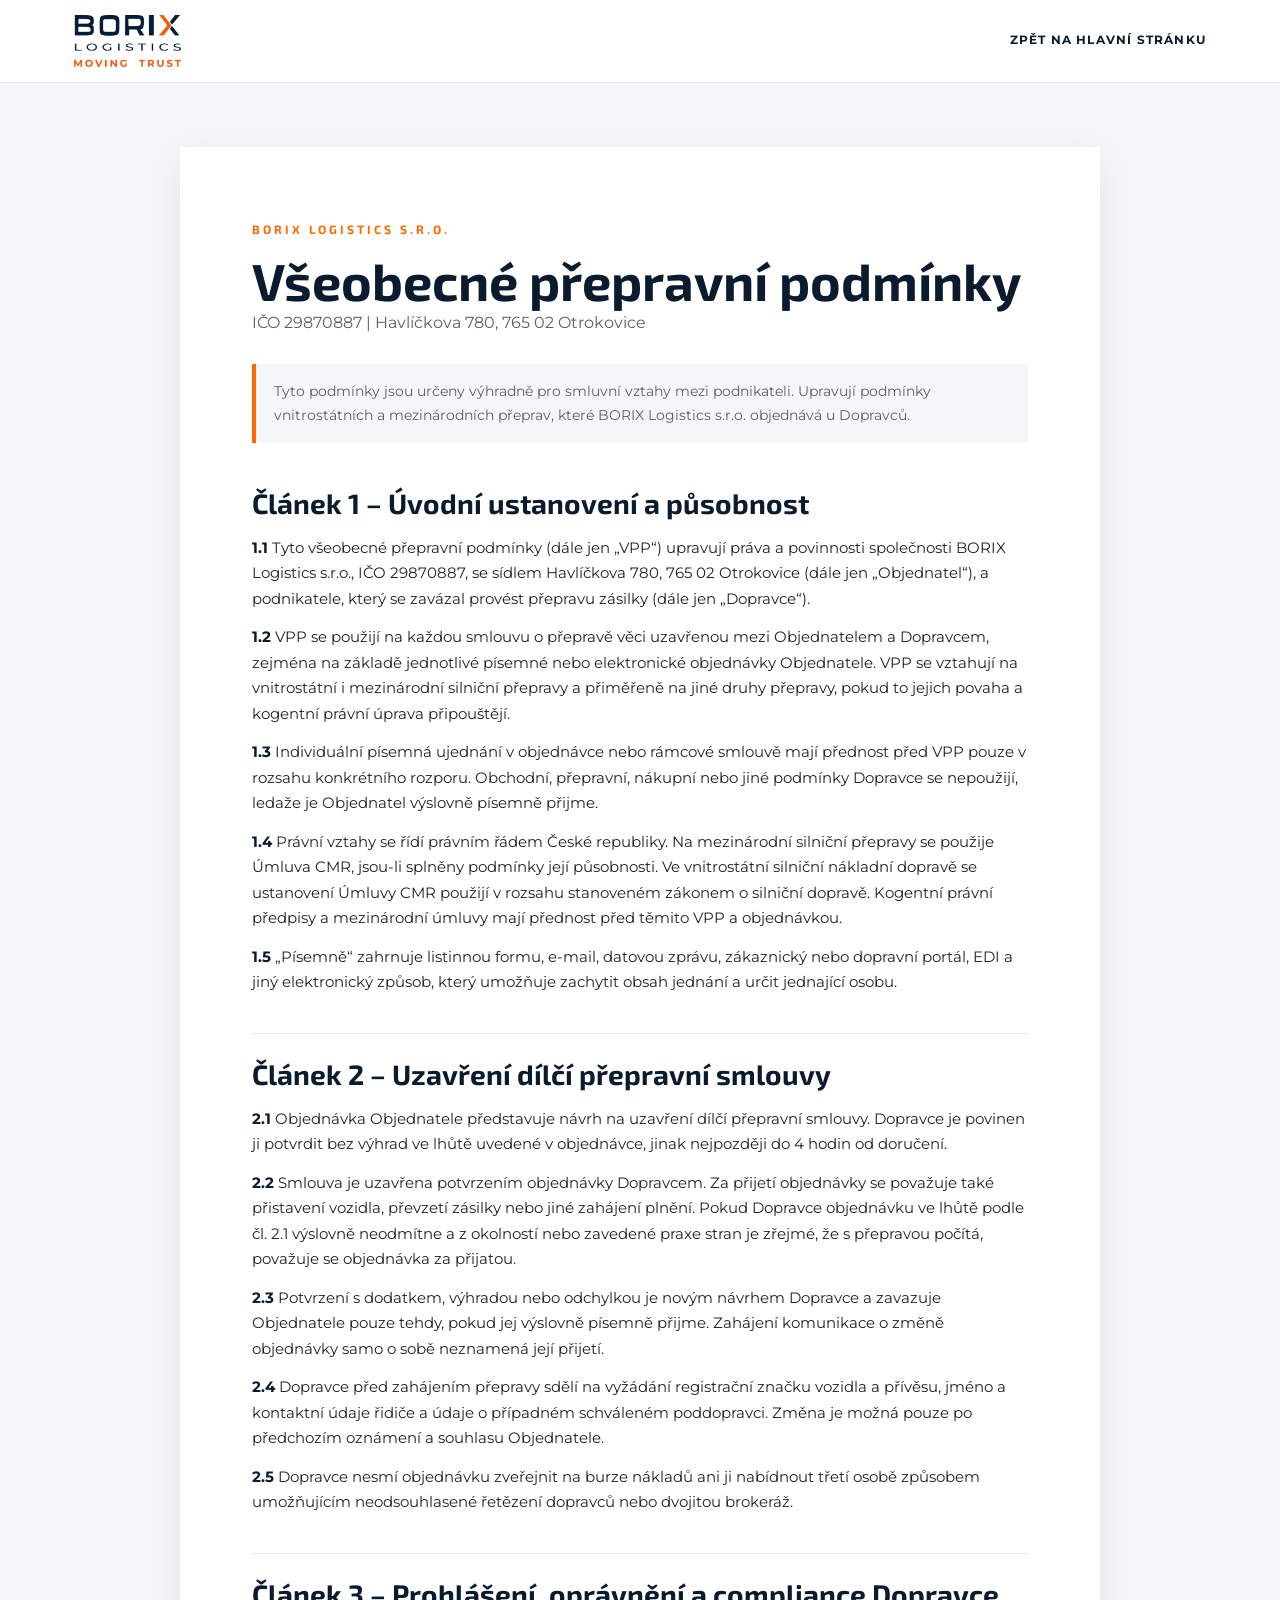
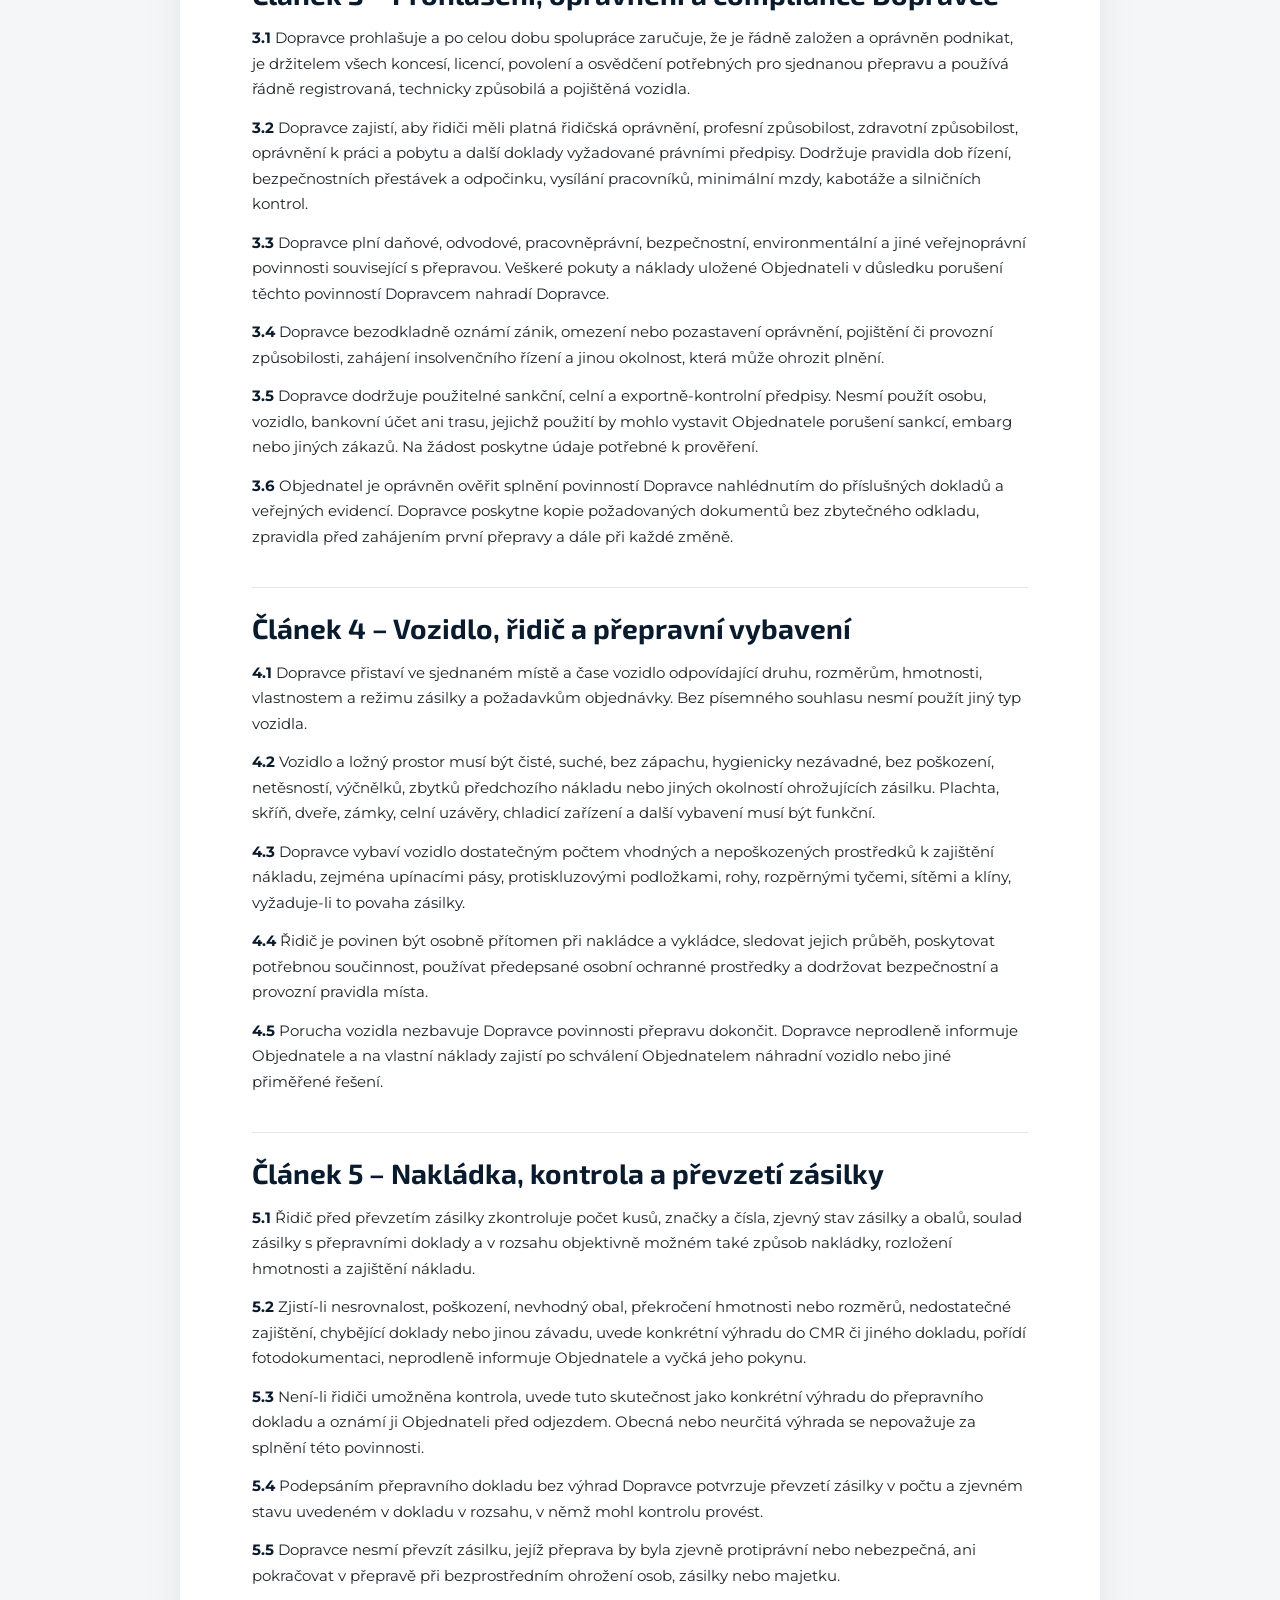
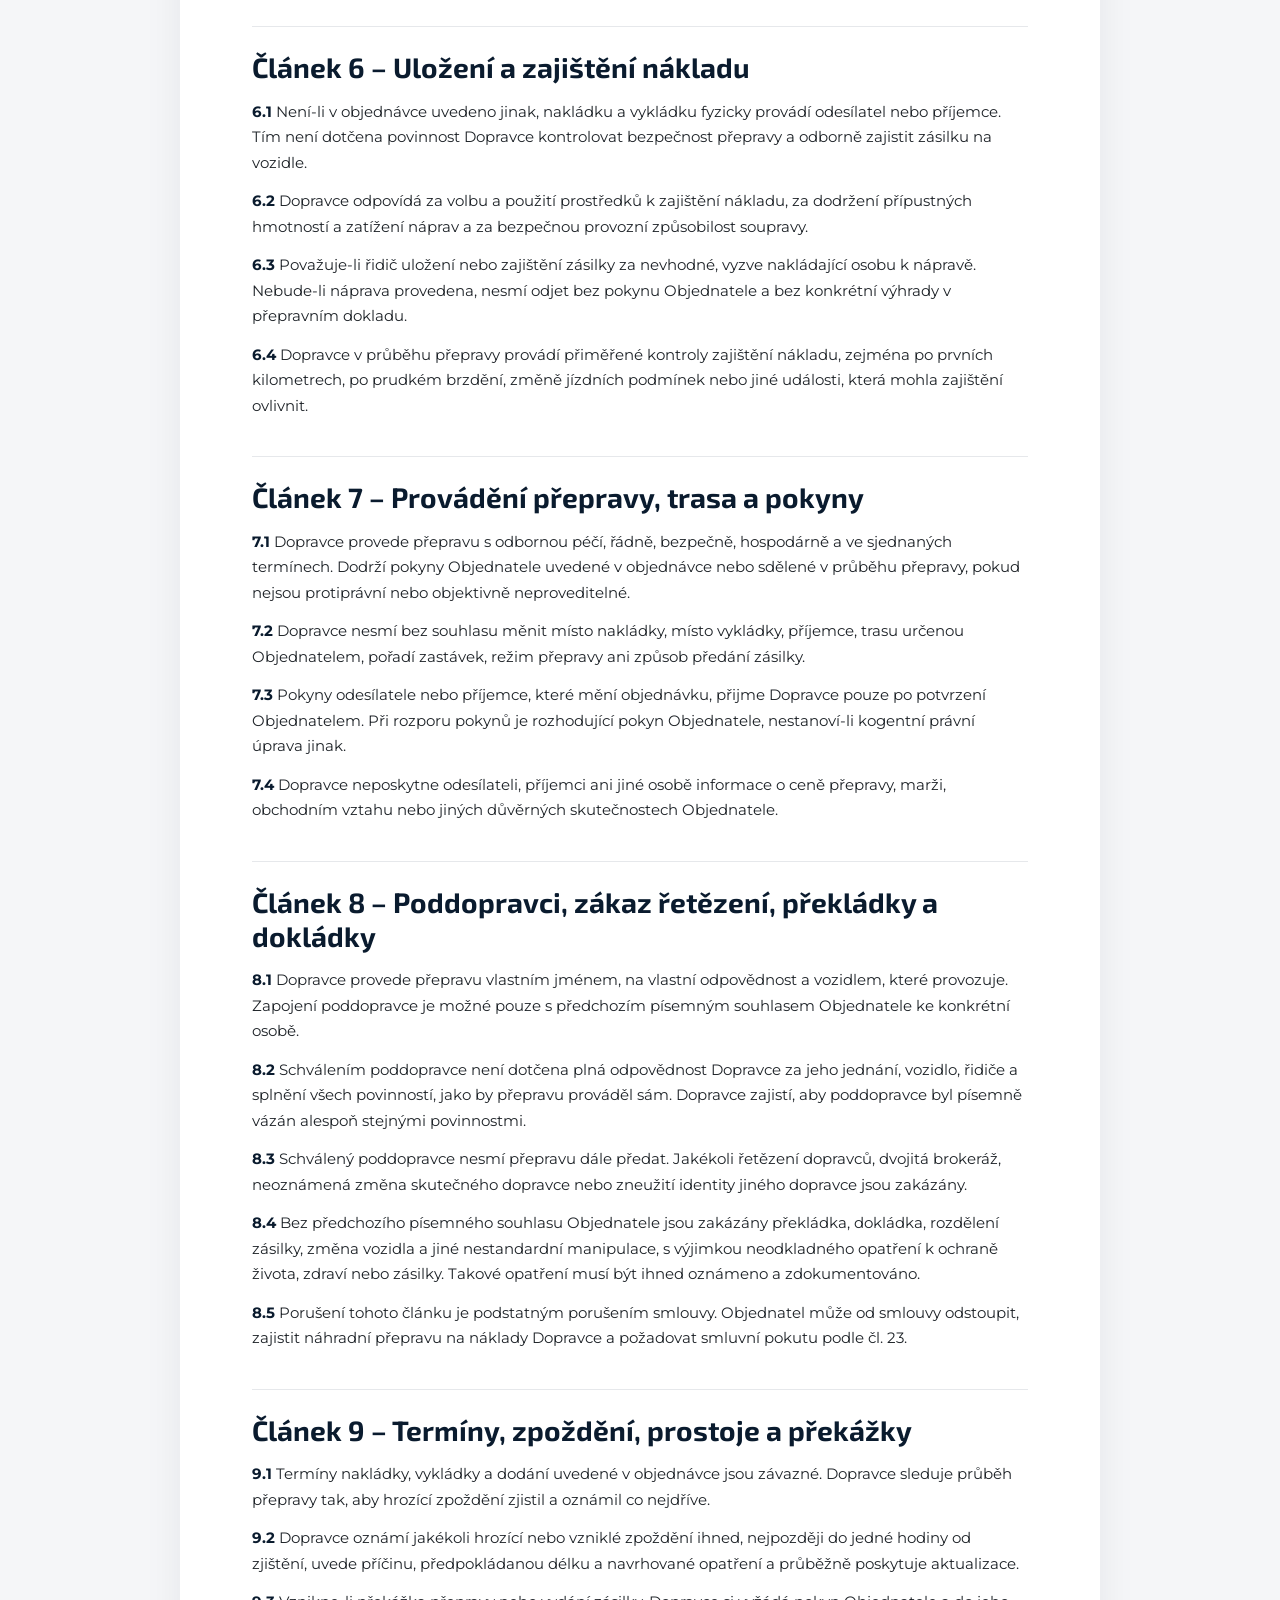
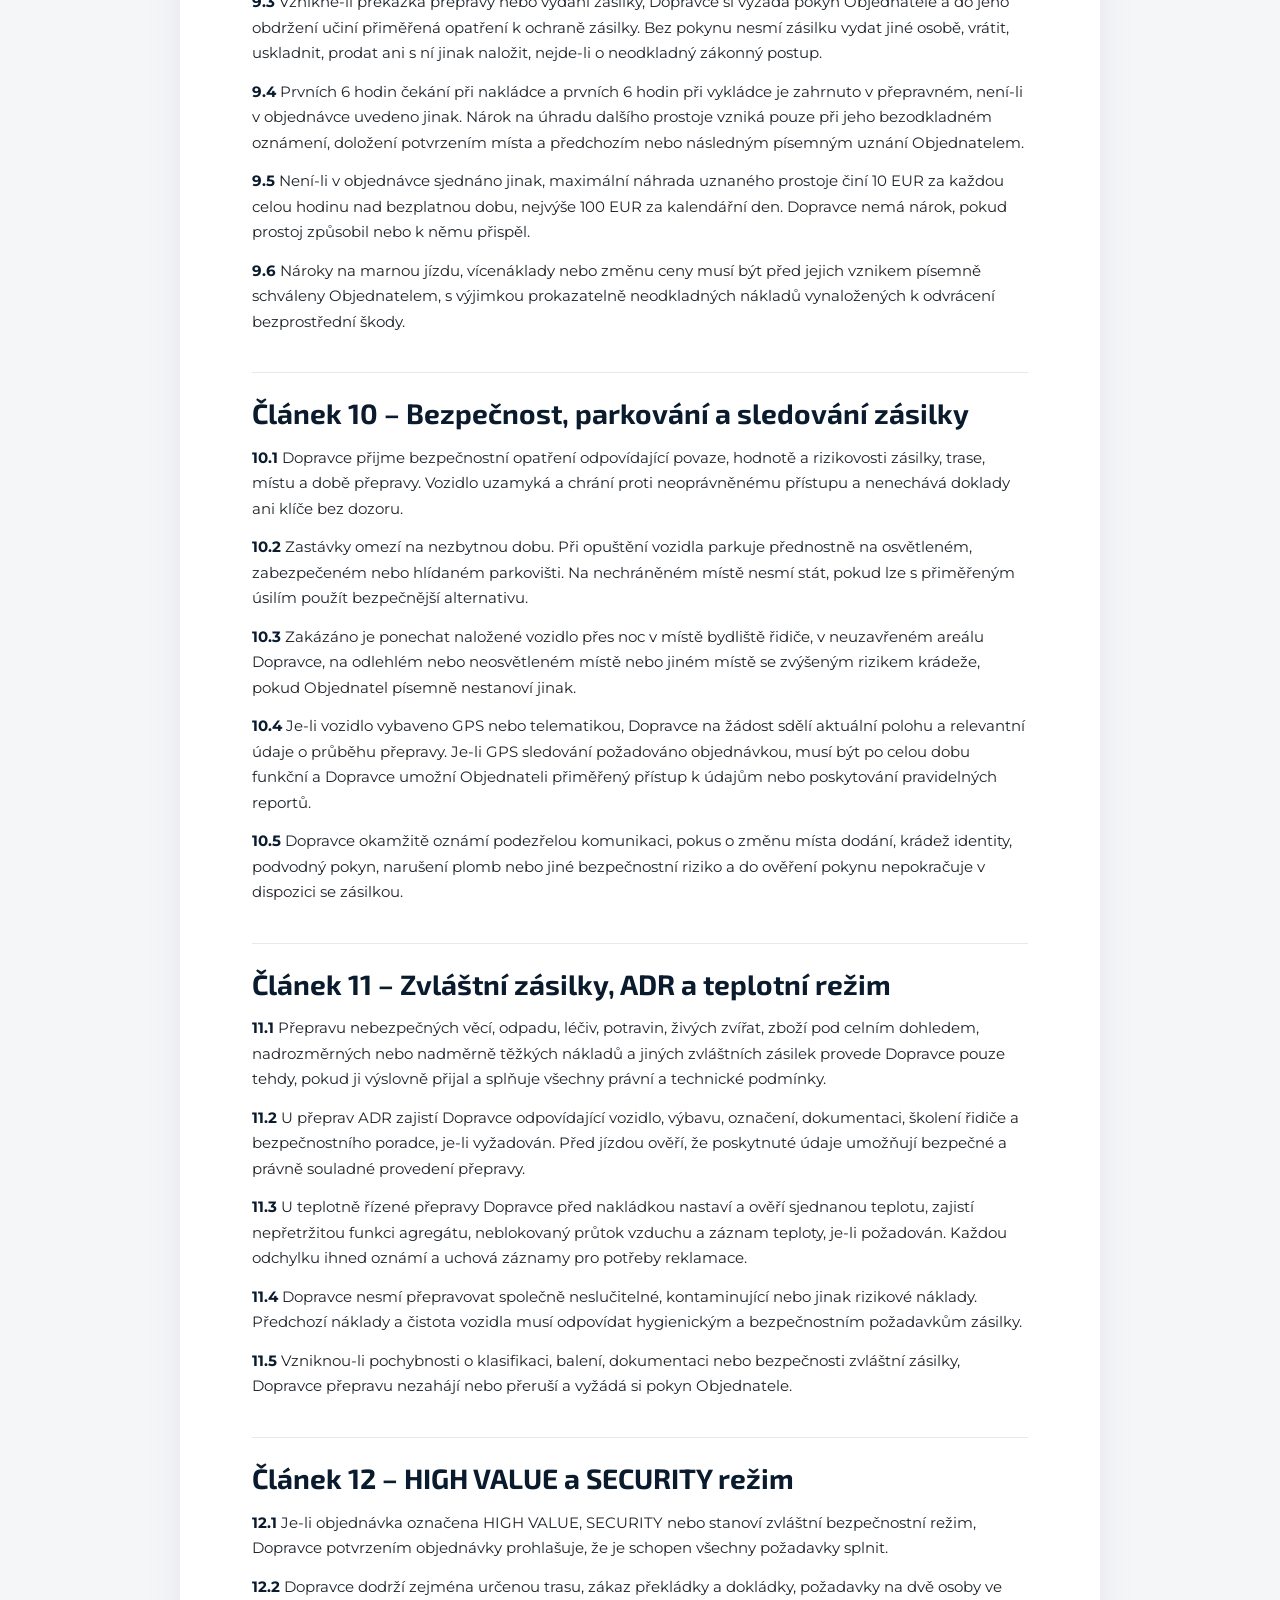
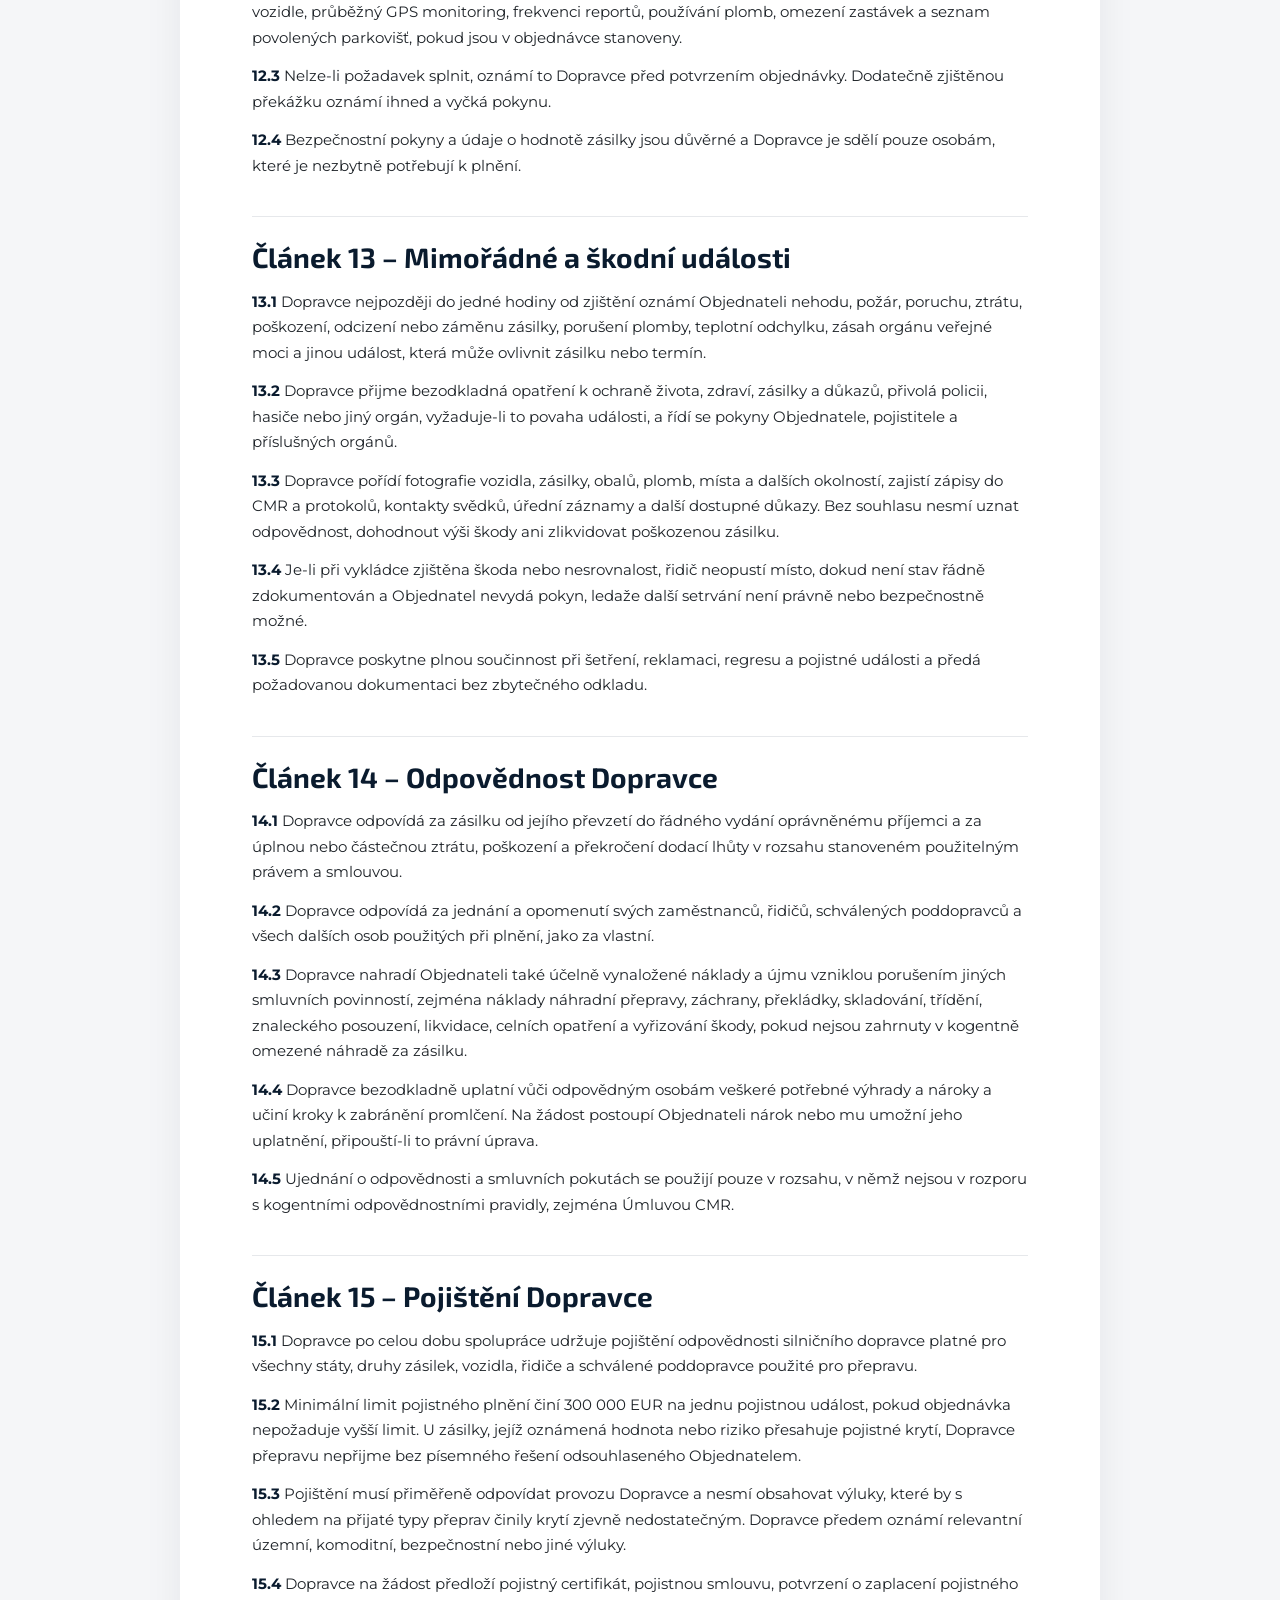
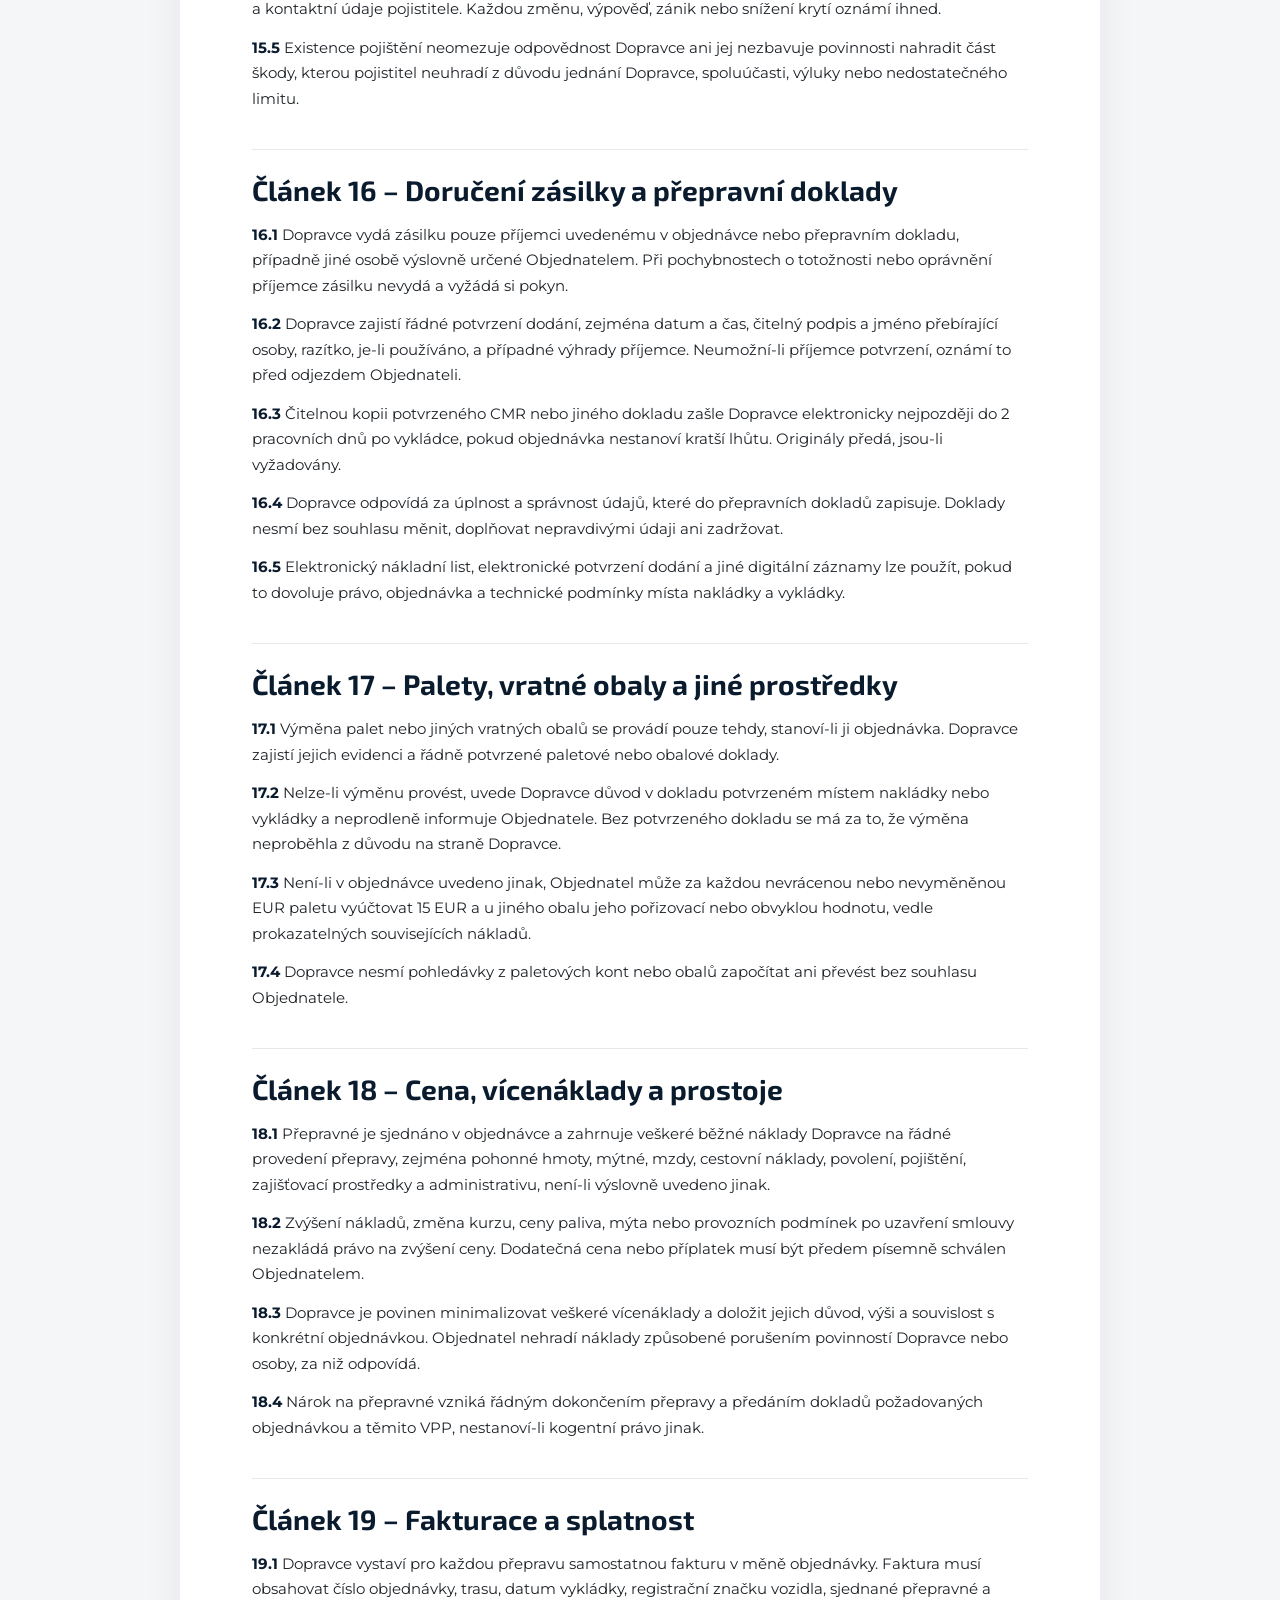
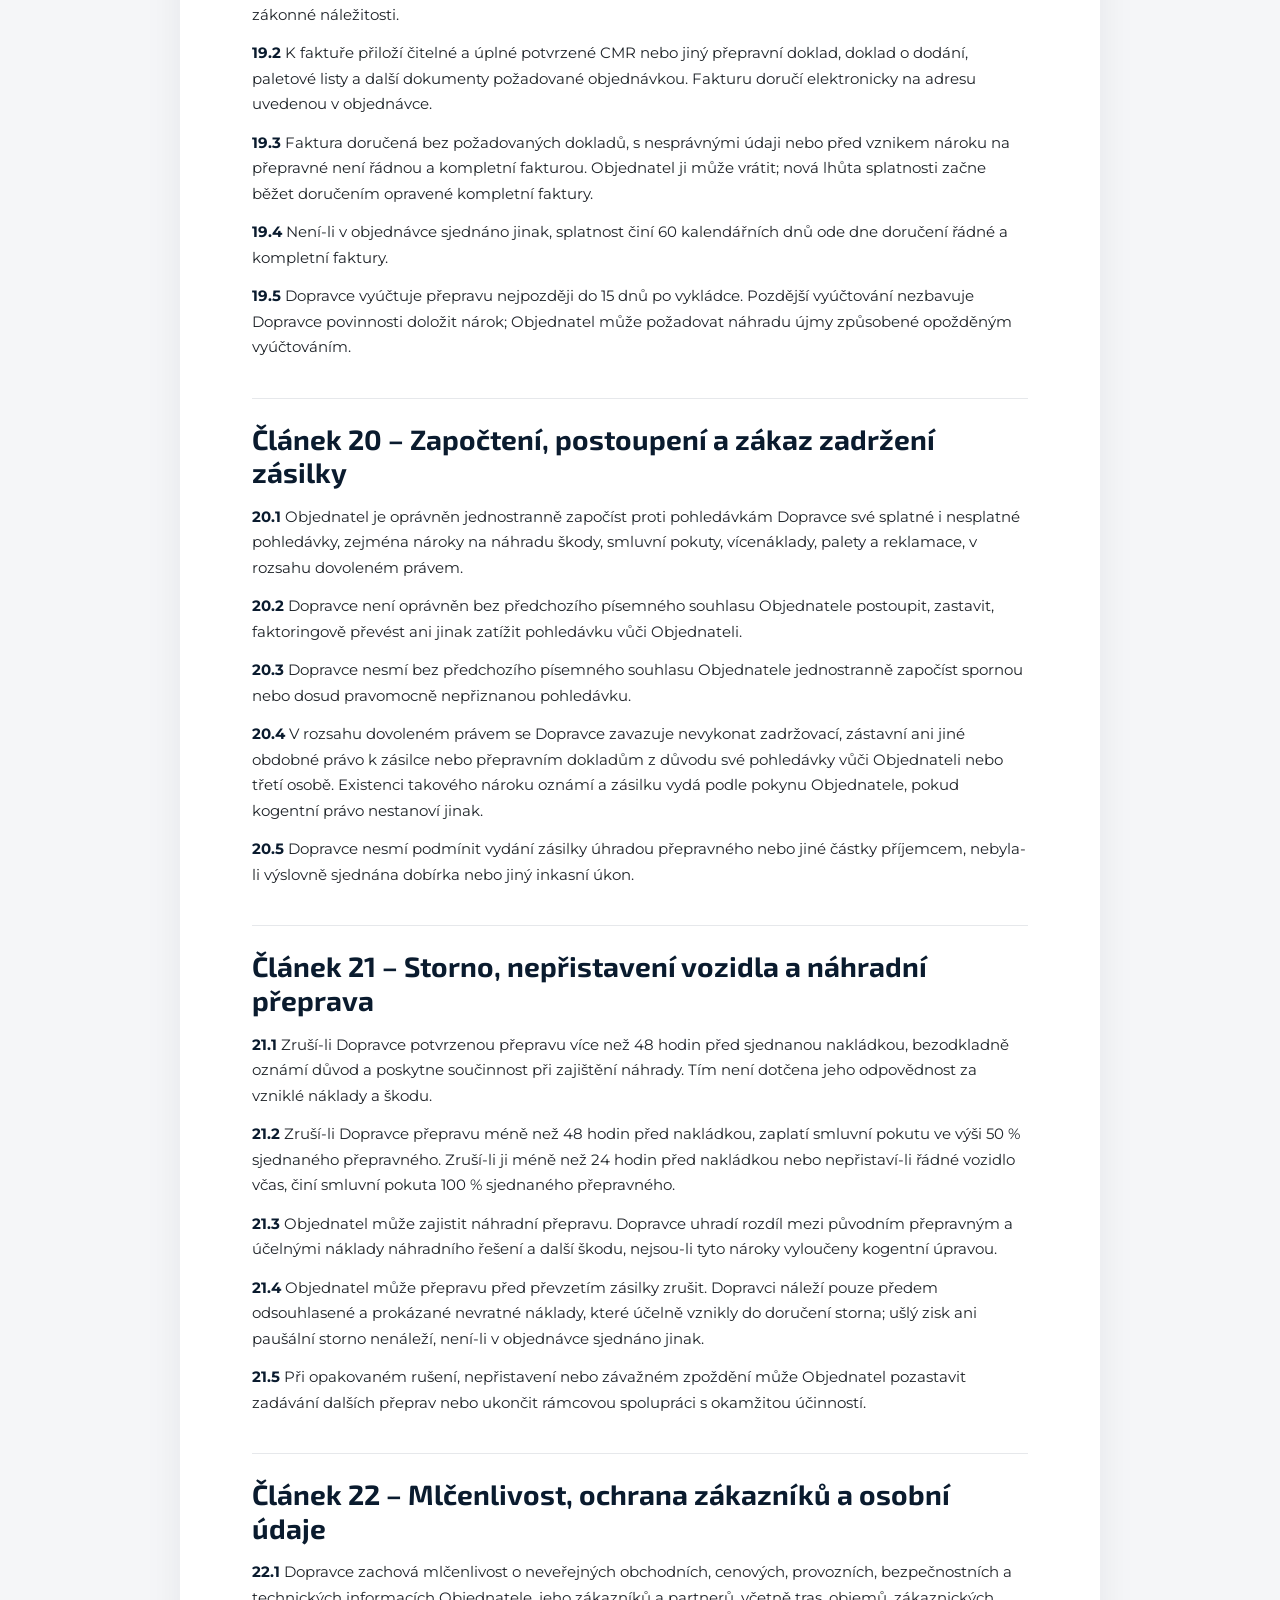
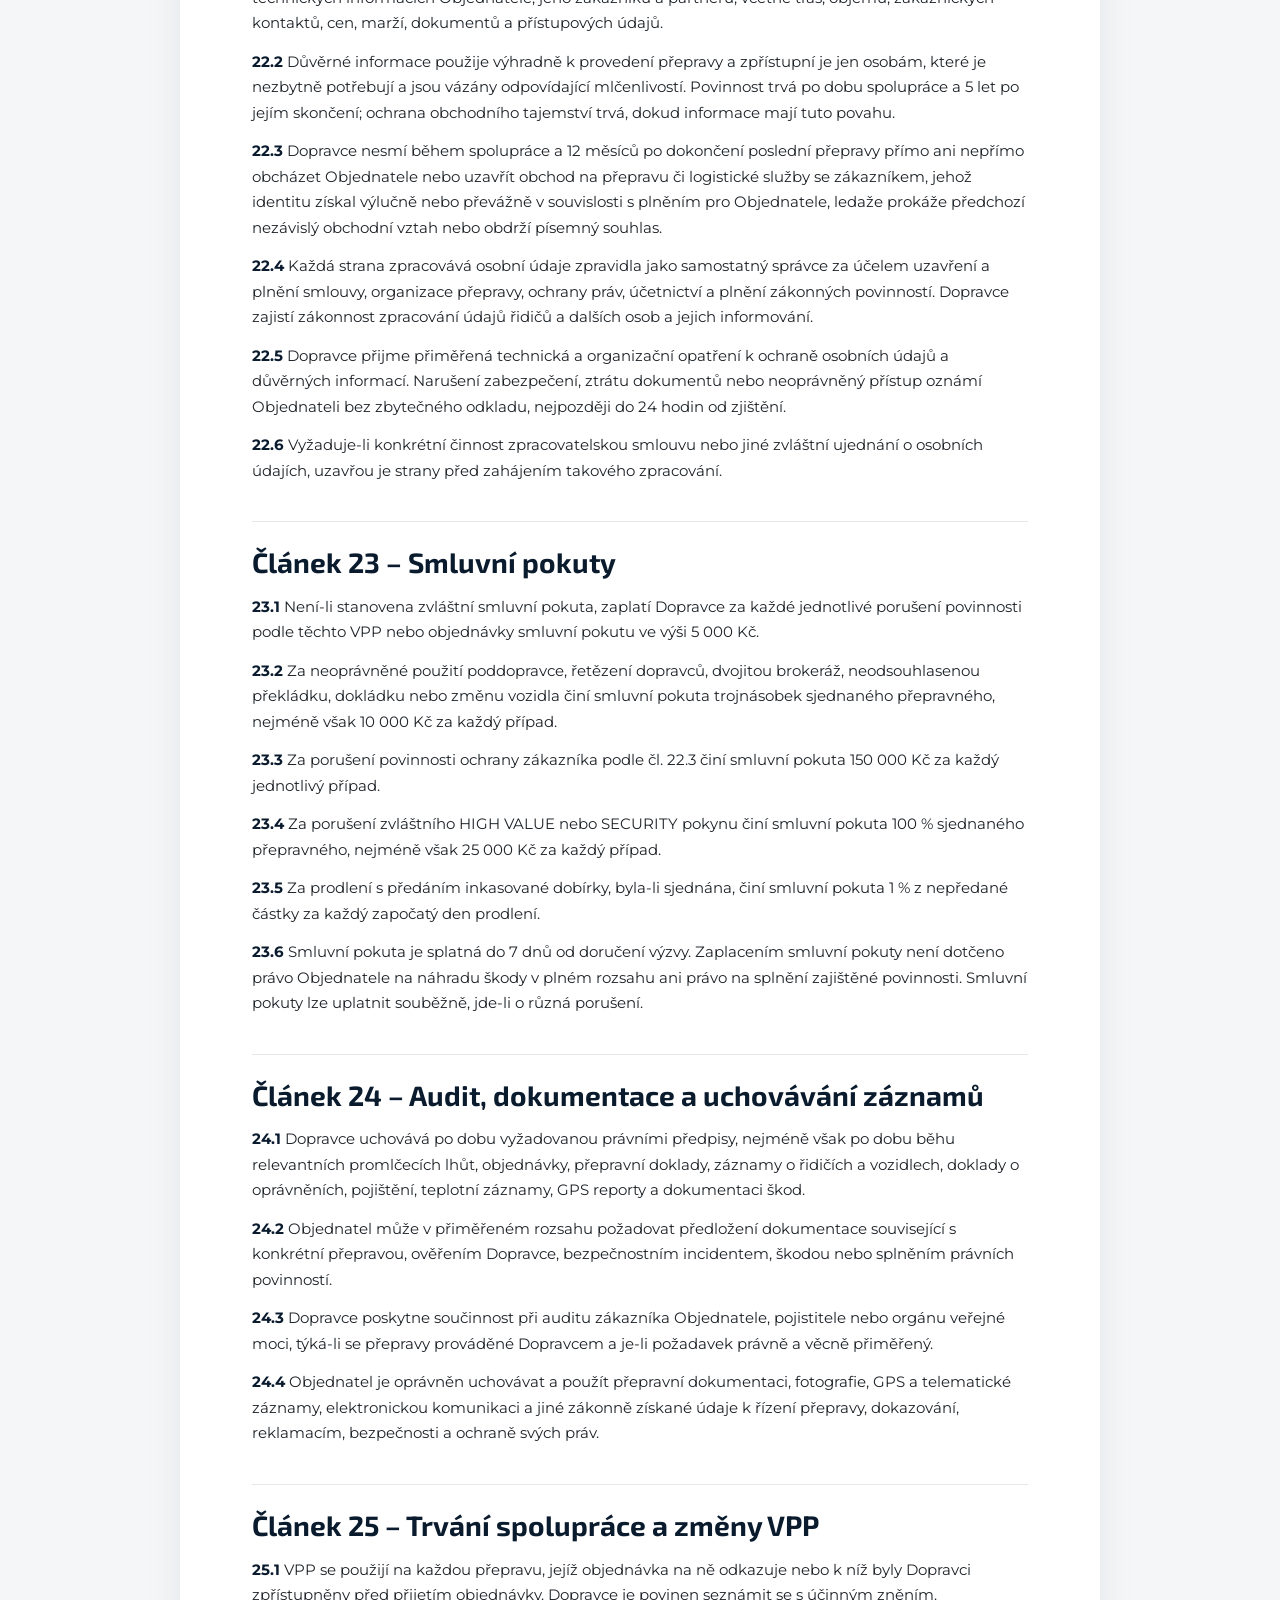
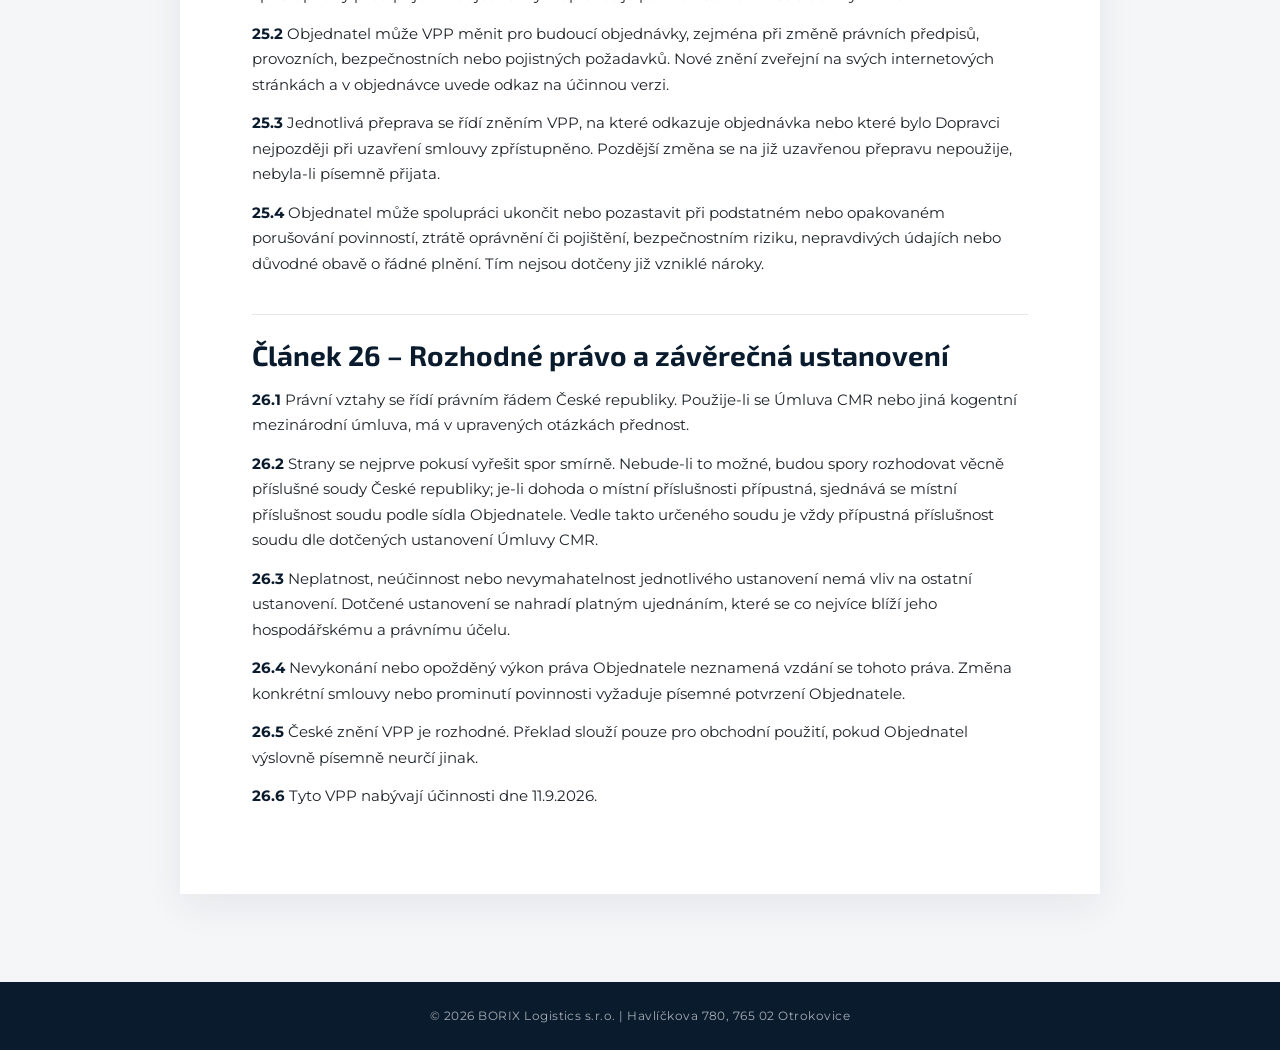
<file: vseobecne-prepravni-podminky.html>
<!DOCTYPE html>
<html lang="cs">
<head>
<meta charset="utf-8">
<meta name="viewport" content="width=device-width, initial-scale=1">
<title>Všeobecné přepravní podmínky | BORIX Logistics</title>
<meta name="description" content="Všeobecné přepravní podmínky společnosti BORIX Logistics s.r.o.">
<link rel="preconnect" href="https://fonts.googleapis.com">
<link rel="preconnect" href="https://fonts.gstatic.com" crossorigin>
<link href="https://fonts.googleapis.com/css2?family=Exo+2:wght@400;600;700;800&family=Montserrat:wght@400;500;600;700&display=swap" rel="stylesheet">
<link rel="stylesheet" href="terms.css">
</head>
<body>
<header class="terms-header">
  <div class="terms-header__inner">
    <a href="index.html" aria-label="BORIX Logistics domů"><img class="terms-logo" src="borix-logo.png" alt="BORIX Logistics"></a>
    <a class="terms-back" href="index.html">Zpět na hlavní stránku</a>
  </div>
</header>
<main class="terms-main">
  <article class="terms-document">
    <p class="terms-kicker">BORIX Logistics s.r.o.</p>
    <h1>Všeobecné přepravní podmínky</h1>
    <p class="terms-company">IČO 29870887 | Havlíčkova 780, 765 02 Otrokovice</p>
    <div class="terms-meta">Tyto podmínky jsou určeny výhradně pro smluvní vztahy mezi podnikateli. Upravují podmínky vnitrostátních a mezinárodních přeprav, které BORIX Logistics s.r.o. objednává u Dopravců.</div>

    <h2>Článek 1 – Úvodní ustanovení a působnost</h2>
    <p><strong>1.1</strong> Tyto všeobecné přepravní podmínky (dále jen „VPP“) upravují práva a povinnosti společnosti BORIX Logistics s.r.o., IČO 29870887, se sídlem Havlíčkova 780, 765 02 Otrokovice (dále jen „Objednatel“), a podnikatele, který se zavázal provést přepravu zásilky (dále jen „Dopravce“).</p>
    <p><strong>1.2</strong> VPP se použijí na každou smlouvu o přepravě věci uzavřenou mezi Objednatelem a Dopravcem, zejména na základě jednotlivé písemné nebo elektronické objednávky Objednatele. VPP se vztahují na vnitrostátní i mezinárodní silniční přepravy a přiměřeně na jiné druhy přepravy, pokud to jejich povaha a kogentní právní úprava připouštějí.</p>
    <p><strong>1.3</strong> Individuální písemná ujednání v objednávce nebo rámcové smlouvě mají přednost před VPP pouze v rozsahu konkrétního rozporu. Obchodní, přepravní, nákupní nebo jiné podmínky Dopravce se nepoužijí, ledaže je Objednatel výslovně písemně přijme.</p>
    <p><strong>1.4</strong> Právní vztahy se řídí právním řádem České republiky. Na mezinárodní silniční přepravy se použije Úmluva CMR, jsou-li splněny podmínky její působnosti. Ve vnitrostátní silniční nákladní dopravě se ustanovení Úmluvy CMR použijí v rozsahu stanoveném zákonem o silniční dopravě. Kogentní právní předpisy a mezinárodní úmluvy mají přednost před těmito VPP a objednávkou.</p>
    <p><strong>1.5</strong> „Písemně“ zahrnuje listinnou formu, e-mail, datovou zprávu, zákaznický nebo dopravní portál, EDI a jiný elektronický způsob, který umožňuje zachytit obsah jednání a určit jednající osobu.</p>

    <h2>Článek 2 – Uzavření dílčí přepravní smlouvy</h2>
    <p><strong>2.1</strong> Objednávka Objednatele představuje návrh na uzavření dílčí přepravní smlouvy. Dopravce je povinen ji potvrdit bez výhrad ve lhůtě uvedené v objednávce, jinak nejpozději do 4 hodin od doručení.</p>
    <p><strong>2.2</strong> Smlouva je uzavřena potvrzením objednávky Dopravcem. Za přijetí objednávky se považuje také přistavení vozidla, převzetí zásilky nebo jiné zahájení plnění. Pokud Dopravce objednávku ve lhůtě podle čl. 2.1 výslovně neodmítne a z okolností nebo zavedené praxe stran je zřejmé, že s přepravou počítá, považuje se objednávka za přijatou.</p>
    <p><strong>2.3</strong> Potvrzení s dodatkem, výhradou nebo odchylkou je novým návrhem Dopravce a zavazuje Objednatele pouze tehdy, pokud jej výslovně písemně přijme. Zahájení komunikace o změně objednávky samo o sobě neznamená její přijetí.</p>
    <p><strong>2.4</strong> Dopravce před zahájením přepravy sdělí na vyžádání registrační značku vozidla a přívěsu, jméno a kontaktní údaje řidiče a údaje o případném schváleném poddopravci. Změna je možná pouze po předchozím oznámení a souhlasu Objednatele.</p>
    <p><strong>2.5</strong> Dopravce nesmí objednávku zveřejnit na burze nákladů ani ji nabídnout třetí osobě způsobem umožňujícím neodsouhlasené řetězení dopravců nebo dvojitou brokeráž.</p>

    <h2>Článek 3 – Prohlášení, oprávnění a compliance Dopravce</h2>
    <p><strong>3.1</strong> Dopravce prohlašuje a po celou dobu spolupráce zaručuje, že je řádně založen a oprávněn podnikat, je držitelem všech koncesí, licencí, povolení a osvědčení potřebných pro sjednanou přepravu a používá řádně registrovaná, technicky způsobilá a pojištěná vozidla.</p>
    <p><strong>3.2</strong> Dopravce zajistí, aby řidiči měli platná řidičská oprávnění, profesní způsobilost, zdravotní způsobilost, oprávnění k práci a pobytu a další doklady vyžadované právními předpisy. Dodržuje pravidla dob řízení, bezpečnostních přestávek a odpočinku, vysílání pracovníků, minimální mzdy, kabotáže a silničních kontrol.</p>
    <p><strong>3.3</strong> Dopravce plní daňové, odvodové, pracovněprávní, bezpečnostní, environmentální a jiné veřejnoprávní povinnosti související s přepravou. Veškeré pokuty a náklady uložené Objednateli v důsledku porušení těchto povinností Dopravcem nahradí Dopravce.</p>
    <p><strong>3.4</strong> Dopravce bezodkladně oznámí zánik, omezení nebo pozastavení oprávnění, pojištění či provozní způsobilosti, zahájení insolvenčního řízení a jinou okolnost, která může ohrozit plnění.</p>
    <p><strong>3.5</strong> Dopravce dodržuje použitelné sankční, celní a exportně-kontrolní předpisy. Nesmí použít osobu, vozidlo, bankovní účet ani trasu, jejichž použití by mohlo vystavit Objednatele porušení sankcí, embarg nebo jiných zákazů. Na žádost poskytne údaje potřebné k prověření.</p>
    <p><strong>3.6</strong> Objednatel je oprávněn ověřit splnění povinností Dopravce nahlédnutím do příslušných dokladů a veřejných evidencí. Dopravce poskytne kopie požadovaných dokumentů bez zbytečného odkladu, zpravidla před zahájením první přepravy a dále při každé změně.</p>

    <h2>Článek 4 – Vozidlo, řidič a přepravní vybavení</h2>
    <p><strong>4.1</strong> Dopravce přistaví ve sjednaném místě a čase vozidlo odpovídající druhu, rozměrům, hmotnosti, vlastnostem a režimu zásilky a požadavkům objednávky. Bez písemného souhlasu nesmí použít jiný typ vozidla.</p>
    <p><strong>4.2</strong> Vozidlo a ložný prostor musí být čisté, suché, bez zápachu, hygienicky nezávadné, bez poškození, netěsností, výčnělků, zbytků předchozího nákladu nebo jiných okolností ohrožujících zásilku. Plachta, skříň, dveře, zámky, celní uzávěry, chladicí zařízení a další vybavení musí být funkční.</p>
    <p><strong>4.3</strong> Dopravce vybaví vozidlo dostatečným počtem vhodných a nepoškozených prostředků k zajištění nákladu, zejména upínacími pásy, protiskluzovými podložkami, rohy, rozpěrnými tyčemi, sítěmi a klíny, vyžaduje-li to povaha zásilky.</p>
    <p><strong>4.4</strong> Řidič je povinen být osobně přítomen při nakládce a vykládce, sledovat jejich průběh, poskytovat potřebnou součinnost, používat předepsané osobní ochranné prostředky a dodržovat bezpečnostní a provozní pravidla místa.</p>
    <p><strong>4.5</strong> Porucha vozidla nezbavuje Dopravce povinnosti přepravu dokončit. Dopravce neprodleně informuje Objednatele a na vlastní náklady zajistí po schválení Objednatelem náhradní vozidlo nebo jiné přiměřené řešení.</p>

    <h2>Článek 5 – Nakládka, kontrola a převzetí zásilky</h2>
    <p><strong>5.1</strong> Řidič před převzetím zásilky zkontroluje počet kusů, značky a čísla, zjevný stav zásilky a obalů, soulad zásilky s přepravními doklady a v rozsahu objektivně možném také způsob nakládky, rozložení hmotnosti a zajištění nákladu.</p>
    <p><strong>5.2</strong> Zjistí-li nesrovnalost, poškození, nevhodný obal, překročení hmotnosti nebo rozměrů, nedostatečné zajištění, chybějící doklady nebo jinou závadu, uvede konkrétní výhradu do CMR či jiného dokladu, pořídí fotodokumentaci, neprodleně informuje Objednatele a vyčká jeho pokynu.</p>
    <p><strong>5.3</strong> Není-li řidiči umožněna kontrola, uvede tuto skutečnost jako konkrétní výhradu do přepravního dokladu a oznámí ji Objednateli před odjezdem. Obecná nebo neurčitá výhrada se nepovažuje za splnění této povinnosti.</p>
    <p><strong>5.4</strong> Podepsáním přepravního dokladu bez výhrad Dopravce potvrzuje převzetí zásilky v počtu a zjevném stavu uvedeném v dokladu v rozsahu, v němž mohl kontrolu provést.</p>
    <p><strong>5.5</strong> Dopravce nesmí převzít zásilku, jejíž přeprava by byla zjevně protiprávní nebo nebezpečná, ani pokračovat v přepravě při bezprostředním ohrožení osob, zásilky nebo majetku.</p>

    <h2>Článek 6 – Uložení a zajištění nákladu</h2>
    <p><strong>6.1</strong> Není-li v objednávce uvedeno jinak, nakládku a vykládku fyzicky provádí odesílatel nebo příjemce. Tím není dotčena povinnost Dopravce kontrolovat bezpečnost přepravy a odborně zajistit zásilku na vozidle.</p>
    <p><strong>6.2</strong> Dopravce odpovídá za volbu a použití prostředků k zajištění nákladu, za dodržení přípustných hmotností a zatížení náprav a za bezpečnou provozní způsobilost soupravy.</p>
    <p><strong>6.3</strong> Považuje-li řidič uložení nebo zajištění zásilky za nevhodné, vyzve nakládající osobu k nápravě. Nebude-li náprava provedena, nesmí odjet bez pokynu Objednatele a bez konkrétní výhrady v přepravním dokladu.</p>
    <p><strong>6.4</strong> Dopravce v průběhu přepravy provádí přiměřené kontroly zajištění nákladu, zejména po prvních kilometrech, po prudkém brzdění, změně jízdních podmínek nebo jiné události, která mohla zajištění ovlivnit.</p>

    <h2>Článek 7 – Provádění přepravy, trasa a pokyny</h2>
    <p><strong>7.1</strong> Dopravce provede přepravu s odbornou péčí, řádně, bezpečně, hospodárně a ve sjednaných termínech. Dodrží pokyny Objednatele uvedené v objednávce nebo sdělené v průběhu přepravy, pokud nejsou protiprávní nebo objektivně neproveditelné.</p>
    <p><strong>7.2</strong> Dopravce nesmí bez souhlasu měnit místo nakládky, místo vykládky, příjemce, trasu určenou Objednatelem, pořadí zastávek, režim přepravy ani způsob předání zásilky.</p>
    <p><strong>7.3</strong> Pokyny odesílatele nebo příjemce, které mění objednávku, přijme Dopravce pouze po potvrzení Objednatelem. Při rozporu pokynů je rozhodující pokyn Objednatele, nestanoví-li kogentní právní úprava jinak.</p>
    <p><strong>7.4</strong> Dopravce neposkytne odesílateli, příjemci ani jiné osobě informace o ceně přepravy, marži, obchodním vztahu nebo jiných důvěrných skutečnostech Objednatele.</p>

    <h2>Článek 8 – Poddopravci, zákaz řetězení, překládky a dokládky</h2>
    <p><strong>8.1</strong> Dopravce provede přepravu vlastním jménem, na vlastní odpovědnost a vozidlem, které provozuje. Zapojení poddopravce je možné pouze s předchozím písemným souhlasem Objednatele ke konkrétní osobě.</p>
    <p><strong>8.2</strong> Schválením poddopravce není dotčena plná odpovědnost Dopravce za jeho jednání, vozidlo, řidiče a splnění všech povinností, jako by přepravu prováděl sám. Dopravce zajistí, aby poddopravce byl písemně vázán alespoň stejnými povinnostmi.</p>
    <p><strong>8.3</strong> Schválený poddopravce nesmí přepravu dále předat. Jakékoli řetězení dopravců, dvojitá brokeráž, neoznámená změna skutečného dopravce nebo zneužití identity jiného dopravce jsou zakázány.</p>
    <p><strong>8.4</strong> Bez předchozího písemného souhlasu Objednatele jsou zakázány překládka, dokládka, rozdělení zásilky, změna vozidla a jiné nestandardní manipulace, s výjimkou neodkladného opatření k ochraně života, zdraví nebo zásilky. Takové opatření musí být ihned oznámeno a zdokumentováno.</p>
    <p><strong>8.5</strong> Porušení tohoto článku je podstatným porušením smlouvy. Objednatel může od smlouvy odstoupit, zajistit náhradní přepravu na náklady Dopravce a požadovat smluvní pokutu podle čl. 23.</p>

    <h2>Článek 9 – Termíny, zpoždění, prostoje a překážky</h2>
    <p><strong>9.1</strong> Termíny nakládky, vykládky a dodání uvedené v objednávce jsou závazné. Dopravce sleduje průběh přepravy tak, aby hrozící zpoždění zjistil a oznámil co nejdříve.</p>
    <p><strong>9.2</strong> Dopravce oznámí jakékoli hrozící nebo vzniklé zpoždění ihned, nejpozději do jedné hodiny od zjištění, uvede příčinu, předpokládanou délku a navrhované opatření a průběžně poskytuje aktualizace.</p>
    <p><strong>9.3</strong> Vznikne-li překážka přepravy nebo vydání zásilky, Dopravce si vyžádá pokyn Objednatele a do jeho obdržení učiní přiměřená opatření k ochraně zásilky. Bez pokynu nesmí zásilku vydat jiné osobě, vrátit, uskladnit, prodat ani s ní jinak naložit, nejde-li o neodkladný zákonný postup.</p>
    <p><strong>9.4</strong> Prvních 6 hodin čekání při nakládce a prvních 6 hodin při vykládce je zahrnuto v přepravném, není-li v objednávce uvedeno jinak. Nárok na úhradu dalšího prostoje vzniká pouze při jeho bezodkladném oznámení, doložení potvrzením místa a předchozím nebo následným písemným uznání Objednatelem.</p>
    <p><strong>9.5</strong> Není-li v objednávce sjednáno jinak, maximální náhrada uznaného prostoje činí 10 EUR za každou celou hodinu nad bezplatnou dobu, nejvýše 100 EUR za kalendářní den. Dopravce nemá nárok, pokud prostoj způsobil nebo k němu přispěl.</p>
    <p><strong>9.6</strong> Nároky na marnou jízdu, vícenáklady nebo změnu ceny musí být před jejich vznikem písemně schváleny Objednatelem, s výjimkou prokazatelně neodkladných nákladů vynaložených k odvrácení bezprostřední škody.</p>

    <h2>Článek 10 – Bezpečnost, parkování a sledování zásilky</h2>
    <p><strong>10.1</strong> Dopravce přijme bezpečnostní opatření odpovídající povaze, hodnotě a rizikovosti zásilky, trase, místu a době přepravy. Vozidlo uzamyká a chrání proti neoprávněnému přístupu a nenechává doklady ani klíče bez dozoru.</p>
    <p><strong>10.2</strong> Zastávky omezí na nezbytnou dobu. Při opuštění vozidla parkuje přednostně na osvětleném, zabezpečeném nebo hlídaném parkovišti. Na nechráněném místě nesmí stát, pokud lze s přiměřeným úsilím použít bezpečnější alternativu.</p>
    <p><strong>10.3</strong> Zakázáno je ponechat naložené vozidlo přes noc v místě bydliště řidiče, v neuzavřeném areálu Dopravce, na odlehlém nebo neosvětleném místě nebo jiném místě se zvýšeným rizikem krádeže, pokud Objednatel písemně nestanoví jinak.</p>
    <p><strong>10.4</strong> Je-li vozidlo vybaveno GPS nebo telematikou, Dopravce na žádost sdělí aktuální polohu a relevantní údaje o průběhu přepravy. Je-li GPS sledování požadováno objednávkou, musí být po celou dobu funkční a Dopravce umožní Objednateli přiměřený přístup k údajům nebo poskytování pravidelných reportů.</p>
    <p><strong>10.5</strong> Dopravce okamžitě oznámí podezřelou komunikaci, pokus o změnu místa dodání, krádež identity, podvodný pokyn, narušení plomb nebo jiné bezpečnostní riziko a do ověření pokynu nepokračuje v dispozici se zásilkou.</p>

    <h2>Článek 11 – Zvláštní zásilky, ADR a teplotní režim</h2>
    <p><strong>11.1</strong> Přepravu nebezpečných věcí, odpadu, léčiv, potravin, živých zvířat, zboží pod celním dohledem, nadrozměrných nebo nadměrně těžkých nákladů a jiných zvláštních zásilek provede Dopravce pouze tehdy, pokud ji výslovně přijal a splňuje všechny právní a technické podmínky.</p>
    <p><strong>11.2</strong> U přeprav ADR zajistí Dopravce odpovídající vozidlo, výbavu, označení, dokumentaci, školení řidiče a bezpečnostního poradce, je-li vyžadován. Před jízdou ověří, že poskytnuté údaje umožňují bezpečné a právně souladné provedení přepravy.</p>
    <p><strong>11.3</strong> U teplotně řízené přepravy Dopravce před nakládkou nastaví a ověří sjednanou teplotu, zajistí nepřetržitou funkci agregátu, neblokovaný průtok vzduchu a záznam teploty, je-li požadován. Každou odchylku ihned oznámí a uchová záznamy pro potřeby reklamace.</p>
    <p><strong>11.4</strong> Dopravce nesmí přepravovat společně neslučitelné, kontaminující nebo jinak rizikové náklady. Předchozí náklady a čistota vozidla musí odpovídat hygienickým a bezpečnostním požadavkům zásilky.</p>
    <p><strong>11.5</strong> Vzniknou-li pochybnosti o klasifikaci, balení, dokumentaci nebo bezpečnosti zvláštní zásilky, Dopravce přepravu nezahájí nebo přeruší a vyžádá si pokyn Objednatele.</p>

    <h2>Článek 12 – HIGH VALUE a SECURITY režim</h2>
    <p><strong>12.1</strong> Je-li objednávka označena HIGH VALUE, SECURITY nebo stanoví zvláštní bezpečnostní režim, Dopravce potvrzením objednávky prohlašuje, že je schopen všechny požadavky splnit.</p>
    <p><strong>12.2</strong> Dopravce dodrží zejména určenou trasu, zákaz překládky a dokládky, požadavky na dvě osoby ve vozidle, průběžný GPS monitoring, frekvenci reportů, používání plomb, omezení zastávek a seznam povolených parkovišť, pokud jsou v objednávce stanoveny.</p>
    <p><strong>12.3</strong> Nelze-li požadavek splnit, oznámí to Dopravce před potvrzením objednávky. Dodatečně zjištěnou překážku oznámí ihned a vyčká pokynu.</p>
    <p><strong>12.4</strong> Bezpečnostní pokyny a údaje o hodnotě zásilky jsou důvěrné a Dopravce je sdělí pouze osobám, které je nezbytně potřebují k plnění.</p>

    <h2>Článek 13 – Mimořádné a škodní události</h2>
    <p><strong>13.1</strong> Dopravce nejpozději do jedné hodiny od zjištění oznámí Objednateli nehodu, požár, poruchu, ztrátu, poškození, odcizení nebo záměnu zásilky, porušení plomby, teplotní odchylku, zásah orgánu veřejné moci a jinou událost, která může ovlivnit zásilku nebo termín.</p>
    <p><strong>13.2</strong> Dopravce přijme bezodkladná opatření k ochraně života, zdraví, zásilky a důkazů, přivolá policii, hasiče nebo jiný orgán, vyžaduje-li to povaha události, a řídí se pokyny Objednatele, pojistitele a příslušných orgánů.</p>
    <p><strong>13.3</strong> Dopravce pořídí fotografie vozidla, zásilky, obalů, plomb, místa a dalších okolností, zajistí zápisy do CMR a protokolů, kontakty svědků, úřední záznamy a další dostupné důkazy. Bez souhlasu nesmí uznat odpovědnost, dohodnout výši škody ani zlikvidovat poškozenou zásilku.</p>
    <p><strong>13.4</strong> Je-li při vykládce zjištěna škoda nebo nesrovnalost, řidič neopustí místo, dokud není stav řádně zdokumentován a Objednatel nevydá pokyn, ledaže další setrvání není právně nebo bezpečnostně možné.</p>
    <p><strong>13.5</strong> Dopravce poskytne plnou součinnost při šetření, reklamaci, regresu a pojistné události a předá požadovanou dokumentaci bez zbytečného odkladu.</p>

    <h2>Článek 14 – Odpovědnost Dopravce</h2>
    <p><strong>14.1</strong> Dopravce odpovídá za zásilku od jejího převzetí do řádného vydání oprávněnému příjemci a za úplnou nebo částečnou ztrátu, poškození a překročení dodací lhůty v rozsahu stanoveném použitelným právem a smlouvou.</p>
    <p><strong>14.2</strong> Dopravce odpovídá za jednání a opomenutí svých zaměstnanců, řidičů, schválených poddopravců a všech dalších osob použitých při plnění, jako za vlastní.</p>
    <p><strong>14.3</strong> Dopravce nahradí Objednateli také účelně vynaložené náklady a újmu vzniklou porušením jiných smluvních povinností, zejména náklady náhradní přepravy, záchrany, překládky, skladování, třídění, znaleckého posouzení, likvidace, celních opatření a vyřizování škody, pokud nejsou zahrnuty v kogentně omezené náhradě za zásilku.</p>
    <p><strong>14.4</strong> Dopravce bezodkladně uplatní vůči odpovědným osobám veškeré potřebné výhrady a nároky a učiní kroky k zabránění promlčení. Na žádost postoupí Objednateli nárok nebo mu umožní jeho uplatnění, připouští-li to právní úprava.</p>
    <p><strong>14.5</strong> Ujednání o odpovědnosti a smluvních pokutách se použijí pouze v rozsahu, v němž nejsou v rozporu s kogentními odpovědnostními pravidly, zejména Úmluvou CMR.</p>

    <h2>Článek 15 – Pojištění Dopravce</h2>
    <p><strong>15.1</strong> Dopravce po celou dobu spolupráce udržuje pojištění odpovědnosti silničního dopravce platné pro všechny státy, druhy zásilek, vozidla, řidiče a schválené poddopravce použité pro přepravu.</p>
    <p><strong>15.2</strong> Minimální limit pojistného plnění činí 300 000 EUR na jednu pojistnou událost, pokud objednávka nepožaduje vyšší limit. U zásilky, jejíž oznámená hodnota nebo riziko přesahuje pojistné krytí, Dopravce přepravu nepřijme bez písemného řešení odsouhlaseného Objednatelem.</p>
    <p><strong>15.3</strong> Pojištění musí přiměřeně odpovídat provozu Dopravce a nesmí obsahovat výluky, které by s ohledem na přijaté typy přeprav činily krytí zjevně nedostatečným. Dopravce předem oznámí relevantní územní, komoditní, bezpečnostní nebo jiné výluky.</p>
    <p><strong>15.4</strong> Dopravce na žádost předloží pojistný certifikát, pojistnou smlouvu, potvrzení o zaplacení pojistného a kontaktní údaje pojistitele. Každou změnu, výpověď, zánik nebo snížení krytí oznámí ihned.</p>
    <p><strong>15.5</strong> Existence pojištění neomezuje odpovědnost Dopravce ani jej nezbavuje povinnosti nahradit část škody, kterou pojistitel neuhradí z důvodu jednání Dopravce, spoluúčasti, výluky nebo nedostatečného limitu.</p>

    <h2>Článek 16 – Doručení zásilky a přepravní doklady</h2>
    <p><strong>16.1</strong> Dopravce vydá zásilku pouze příjemci uvedenému v objednávce nebo přepravním dokladu, případně jiné osobě výslovně určené Objednatelem. Při pochybnostech o totožnosti nebo oprávnění příjemce zásilku nevydá a vyžádá si pokyn.</p>
    <p><strong>16.2</strong> Dopravce zajistí řádné potvrzení dodání, zejména datum a čas, čitelný podpis a jméno přebírající osoby, razítko, je-li používáno, a případné výhrady příjemce. Neumožní-li příjemce potvrzení, oznámí to před odjezdem Objednateli.</p>
    <p><strong>16.3</strong> Čitelnou kopii potvrzeného CMR nebo jiného dokladu zašle Dopravce elektronicky nejpozději do 2 pracovních dnů po vykládce, pokud objednávka nestanoví kratší lhůtu. Originály předá, jsou-li vyžadovány.</p>
    <p><strong>16.4</strong> Dopravce odpovídá za úplnost a správnost údajů, které do přepravních dokladů zapisuje. Doklady nesmí bez souhlasu měnit, doplňovat nepravdivými údaji ani zadržovat.</p>
    <p><strong>16.5</strong> Elektronický nákladní list, elektronické potvrzení dodání a jiné digitální záznamy lze použít, pokud to dovoluje právo, objednávka a technické podmínky místa nakládky a vykládky.</p>

    <h2>Článek 17 – Palety, vratné obaly a jiné prostředky</h2>
    <p><strong>17.1</strong> Výměna palet nebo jiných vratných obalů se provádí pouze tehdy, stanoví-li ji objednávka. Dopravce zajistí jejich evidenci a řádně potvrzené paletové nebo obalové doklady.</p>
    <p><strong>17.2</strong> Nelze-li výměnu provést, uvede Dopravce důvod v dokladu potvrzeném místem nakládky nebo vykládky a neprodleně informuje Objednatele. Bez potvrzeného dokladu se má za to, že výměna neproběhla z důvodu na straně Dopravce.</p>
    <p><strong>17.3</strong> Není-li v objednávce uvedeno jinak, Objednatel může za každou nevrácenou nebo nevyměněnou EUR paletu vyúčtovat 15 EUR a u jiného obalu jeho pořizovací nebo obvyklou hodnotu, vedle prokazatelných souvisejících nákladů.</p>
    <p><strong>17.4</strong> Dopravce nesmí pohledávky z paletových kont nebo obalů započítat ani převést bez souhlasu Objednatele.</p>

    <h2>Článek 18 – Cena, vícenáklady a prostoje</h2>
    <p><strong>18.1</strong> Přepravné je sjednáno v objednávce a zahrnuje veškeré běžné náklady Dopravce na řádné provedení přepravy, zejména pohonné hmoty, mýtné, mzdy, cestovní náklady, povolení, pojištění, zajišťovací prostředky a administrativu, není-li výslovně uvedeno jinak.</p>
    <p><strong>18.2</strong> Zvýšení nákladů, změna kurzu, ceny paliva, mýta nebo provozních podmínek po uzavření smlouvy nezakládá právo na zvýšení ceny. Dodatečná cena nebo příplatek musí být předem písemně schválen Objednatelem.</p>
    <p><strong>18.3</strong> Dopravce je povinen minimalizovat veškeré vícenáklady a doložit jejich důvod, výši a souvislost s konkrétní objednávkou. Objednatel nehradí náklady způsobené porušením povinností Dopravce nebo osoby, za niž odpovídá.</p>
    <p><strong>18.4</strong> Nárok na přepravné vzniká řádným dokončením přepravy a předáním dokladů požadovaných objednávkou a těmito VPP, nestanoví-li kogentní právo jinak.</p>

    <h2>Článek 19 – Fakturace a splatnost</h2>
    <p><strong>19.1</strong> Dopravce vystaví pro každou přepravu samostatnou fakturu v měně objednávky. Faktura musí obsahovat číslo objednávky, trasu, datum vykládky, registrační značku vozidla, sjednané přepravné a zákonné náležitosti.</p>
    <p><strong>19.2</strong> K faktuře přiloží čitelné a úplné potvrzené CMR nebo jiný přepravní doklad, doklad o dodání, paletové listy a další dokumenty požadované objednávkou. Fakturu doručí elektronicky na adresu uvedenou v objednávce.</p>
    <p><strong>19.3</strong> Faktura doručená bez požadovaných dokladů, s nesprávnými údaji nebo před vznikem nároku na přepravné není řádnou a kompletní fakturou. Objednatel ji může vrátit; nová lhůta splatnosti začne běžet doručením opravené kompletní faktury.</p>
    <p><strong>19.4</strong> Není-li v objednávce sjednáno jinak, splatnost činí 60 kalendářních dnů ode dne doručení řádné a kompletní faktury.</p>
    <p><strong>19.5</strong> Dopravce vyúčtuje přepravu nejpozději do 15 dnů po vykládce. Pozdější vyúčtování nezbavuje Dopravce povinnosti doložit nárok; Objednatel může požadovat náhradu újmy způsobené opožděným vyúčtováním.</p>

    <h2>Článek 20 – Započtení, postoupení a zákaz zadržení zásilky</h2>
    <p><strong>20.1</strong> Objednatel je oprávněn jednostranně započíst proti pohledávkám Dopravce své splatné i nesplatné pohledávky, zejména nároky na náhradu škody, smluvní pokuty, vícenáklady, palety a reklamace, v rozsahu dovoleném právem.</p>
    <p><strong>20.2</strong> Dopravce není oprávněn bez předchozího písemného souhlasu Objednatele postoupit, zastavit, faktoringově převést ani jinak zatížit pohledávku vůči Objednateli.</p>
    <p><strong>20.3</strong> Dopravce nesmí bez předchozího písemného souhlasu Objednatele jednostranně započíst spornou nebo dosud pravomocně nepřiznanou pohledávku.</p>
    <p><strong>20.4</strong> V rozsahu dovoleném právem se Dopravce zavazuje nevykonat zadržovací, zástavní ani jiné obdobné právo k zásilce nebo přepravním dokladům z důvodu své pohledávky vůči Objednateli nebo třetí osobě. Existenci takového nároku oznámí a zásilku vydá podle pokynu Objednatele, pokud kogentní právo nestanoví jinak.</p>
    <p><strong>20.5</strong> Dopravce nesmí podmínit vydání zásilky úhradou přepravného nebo jiné částky příjemcem, nebyla-li výslovně sjednána dobírka nebo jiný inkasní úkon.</p>

    <h2>Článek 21 – Storno, nepřistavení vozidla a náhradní přeprava</h2>
    <p><strong>21.1</strong> Zruší-li Dopravce potvrzenou přepravu více než 48 hodin před sjednanou nakládkou, bezodkladně oznámí důvod a poskytne součinnost při zajištění náhrady. Tím není dotčena jeho odpovědnost za vzniklé náklady a škodu.</p>
    <p><strong>21.2</strong> Zruší-li Dopravce přepravu méně než 48 hodin před nakládkou, zaplatí smluvní pokutu ve výši 50 % sjednaného přepravného. Zruší-li ji méně než 24 hodin před nakládkou nebo nepřistaví-li řádné vozidlo včas, činí smluvní pokuta 100 % sjednaného přepravného.</p>
    <p><strong>21.3</strong> Objednatel může zajistit náhradní přepravu. Dopravce uhradí rozdíl mezi původním přepravným a účelnými náklady náhradního řešení a další škodu, nejsou-li tyto nároky vyloučeny kogentní úpravou.</p>
    <p><strong>21.4</strong> Objednatel může přepravu před převzetím zásilky zrušit. Dopravci náleží pouze předem odsouhlasené a prokázané nevratné náklady, které účelně vznikly do doručení storna; ušlý zisk ani paušální storno nenáleží, není-li v objednávce sjednáno jinak.</p>
    <p><strong>21.5</strong> Při opakovaném rušení, nepřistavení nebo závažném zpoždění může Objednatel pozastavit zadávání dalších přeprav nebo ukončit rámcovou spolupráci s okamžitou účinností.</p>

    <h2>Článek 22 – Mlčenlivost, ochrana zákazníků a osobní údaje</h2>
    <p><strong>22.1</strong> Dopravce zachová mlčenlivost o neveřejných obchodních, cenových, provozních, bezpečnostních a technických informacích Objednatele, jeho zákazníků a partnerů, včetně tras, objemů, zákaznických kontaktů, cen, marží, dokumentů a přístupových údajů.</p>
    <p><strong>22.2</strong> Důvěrné informace použije výhradně k provedení přepravy a zpřístupní je jen osobám, které je nezbytně potřebují a jsou vázány odpovídající mlčenlivostí. Povinnost trvá po dobu spolupráce a 5 let po jejím skončení; ochrana obchodního tajemství trvá, dokud informace mají tuto povahu.</p>
    <p><strong>22.3</strong> Dopravce nesmí během spolupráce a 12 měsíců po dokončení poslední přepravy přímo ani nepřímo obcházet Objednatele nebo uzavřít obchod na přepravu či logistické služby se zákazníkem, jehož identitu získal výlučně nebo převážně v souvislosti s plněním pro Objednatele, ledaže prokáže předchozí nezávislý obchodní vztah nebo obdrží písemný souhlas.</p>
    <p><strong>22.4</strong> Každá strana zpracovává osobní údaje zpravidla jako samostatný správce za účelem uzavření a plnění smlouvy, organizace přepravy, ochrany práv, účetnictví a plnění zákonných povinností. Dopravce zajistí zákonnost zpracování údajů řidičů a dalších osob a jejich informování.</p>
    <p><strong>22.5</strong> Dopravce přijme přiměřená technická a organizační opatření k ochraně osobních údajů a důvěrných informací. Narušení zabezpečení, ztrátu dokumentů nebo neoprávněný přístup oznámí Objednateli bez zbytečného odkladu, nejpozději do 24 hodin od zjištění.</p>
    <p><strong>22.6</strong> Vyžaduje-li konkrétní činnost zpracovatelskou smlouvu nebo jiné zvláštní ujednání o osobních údajích, uzavřou je strany před zahájením takového zpracování.</p>

    <h2>Článek 23 – Smluvní pokuty</h2>
    <p><strong>23.1</strong> Není-li stanovena zvláštní smluvní pokuta, zaplatí Dopravce za každé jednotlivé porušení povinnosti podle těchto VPP nebo objednávky smluvní pokutu ve výši 5 000 Kč.</p>
    <p><strong>23.2</strong> Za neoprávněné použití poddopravce, řetězení dopravců, dvojitou brokeráž, neodsouhlasenou překládku, dokládku nebo změnu vozidla činí smluvní pokuta trojnásobek sjednaného přepravného, nejméně však 10 000 Kč za každý případ.</p>
    <p><strong>23.3</strong> Za porušení povinnosti ochrany zákazníka podle čl. 22.3 činí smluvní pokuta 150 000 Kč za každý jednotlivý případ.</p>
    <p><strong>23.4</strong> Za porušení zvláštního HIGH VALUE nebo SECURITY pokynu činí smluvní pokuta 100 % sjednaného přepravného, nejméně však 25 000 Kč za každý případ.</p>
    <p><strong>23.5</strong> Za prodlení s předáním inkasované dobírky, byla-li sjednána, činí smluvní pokuta 1 % z nepředané částky za každý započatý den prodlení.</p>
    <p><strong>23.6</strong> Smluvní pokuta je splatná do 7 dnů od doručení výzvy. Zaplacením smluvní pokuty není dotčeno právo Objednatele na náhradu škody v plném rozsahu ani právo na splnění zajištěné povinnosti. Smluvní pokuty lze uplatnit souběžně, jde-li o různá porušení.</p>

    <h2>Článek 24 – Audit, dokumentace a uchovávání záznamů</h2>
    <p><strong>24.1</strong> Dopravce uchovává po dobu vyžadovanou právními předpisy, nejméně však po dobu běhu relevantních promlčecích lhůt, objednávky, přepravní doklady, záznamy o řidičích a vozidlech, doklady o oprávněních, pojištění, teplotní záznamy, GPS reporty a dokumentaci škod.</p>
    <p><strong>24.2</strong> Objednatel může v přiměřeném rozsahu požadovat předložení dokumentace související s konkrétní přepravou, ověřením Dopravce, bezpečnostním incidentem, škodou nebo splněním právních povinností.</p>
    <p><strong>24.3</strong> Dopravce poskytne součinnost při auditu zákazníka Objednatele, pojistitele nebo orgánu veřejné moci, týká-li se přepravy prováděné Dopravcem a je-li požadavek právně a věcně přiměřený.</p>
    <p><strong>24.4</strong> Objednatel je oprávněn uchovávat a použít přepravní dokumentaci, fotografie, GPS a telematické záznamy, elektronickou komunikaci a jiné zákonně získané údaje k řízení přepravy, dokazování, reklamacím, bezpečnosti a ochraně svých práv.</p>

    <h2>Článek 25 – Trvání spolupráce a změny VPP</h2>
    <p><strong>25.1</strong> VPP se použijí na každou přepravu, jejíž objednávka na ně odkazuje nebo k níž byly Dopravci zpřístupněny před přijetím objednávky. Dopravce je povinen seznámit se s účinným zněním.</p>
    <p><strong>25.2</strong> Objednatel může VPP měnit pro budoucí objednávky, zejména při změně právních předpisů, provozních, bezpečnostních nebo pojistných požadavků. Nové znění zveřejní na svých internetových stránkách a v objednávce uvede odkaz na účinnou verzi.</p>
    <p><strong>25.3</strong> Jednotlivá přeprava se řídí zněním VPP, na které odkazuje objednávka nebo které bylo Dopravci nejpozději při uzavření smlouvy zpřístupněno. Pozdější změna se na již uzavřenou přepravu nepoužije, nebyla-li písemně přijata.</p>
    <p><strong>25.4</strong> Objednatel může spolupráci ukončit nebo pozastavit při podstatném nebo opakovaném porušování povinností, ztrátě oprávnění či pojištění, bezpečnostním riziku, nepravdivých údajích nebo důvodné obavě o řádné plnění. Tím nejsou dotčeny již vzniklé nároky.</p>

    <h2>Článek 26 – Rozhodné právo a závěrečná ustanovení</h2>
    <p><strong>26.1</strong> Právní vztahy se řídí právním řádem České republiky. Použije-li se Úmluva CMR nebo jiná kogentní mezinárodní úmluva, má v upravených otázkách přednost.</p>
    <p><strong>26.2</strong> Strany se nejprve pokusí vyřešit spor smírně. Nebude-li to možné, budou spory rozhodovat věcně příslušné soudy České republiky; je-li dohoda o místní příslušnosti přípustná, sjednává se místní příslušnost soudu podle sídla Objednatele. Vedle takto určeného soudu je vždy přípustná příslušnost soudu dle dotčených ustanovení Úmluvy CMR.</p>
    <p><strong>26.3</strong> Neplatnost, neúčinnost nebo nevymahatelnost jednotlivého ustanovení nemá vliv na ostatní ustanovení. Dotčené ustanovení se nahradí platným ujednáním, které se co nejvíce blíží jeho hospodářskému a právnímu účelu.</p>
    <p><strong>26.4</strong> Nevykonání nebo opožděný výkon práva Objednatele neznamená vzdání se tohoto práva. Změna konkrétní smlouvy nebo prominutí povinnosti vyžaduje písemné potvrzení Objednatele.</p>
    <p><strong>26.5</strong> České znění VPP je rozhodné. Překlad slouží pouze pro obchodní použití, pokud Objednatel výslovně písemně neurčí jinak.</p>
    <p><strong>26.6</strong> Tyto VPP nabývají účinnosti dne 11.9.2026.</p>
  </article>
</main>
<footer class="terms-footer">© 2026 BORIX Logistics s.r.o. | Havlíčkova 780, 765 02 Otrokovice</footer>
</body>
</html>
</file>
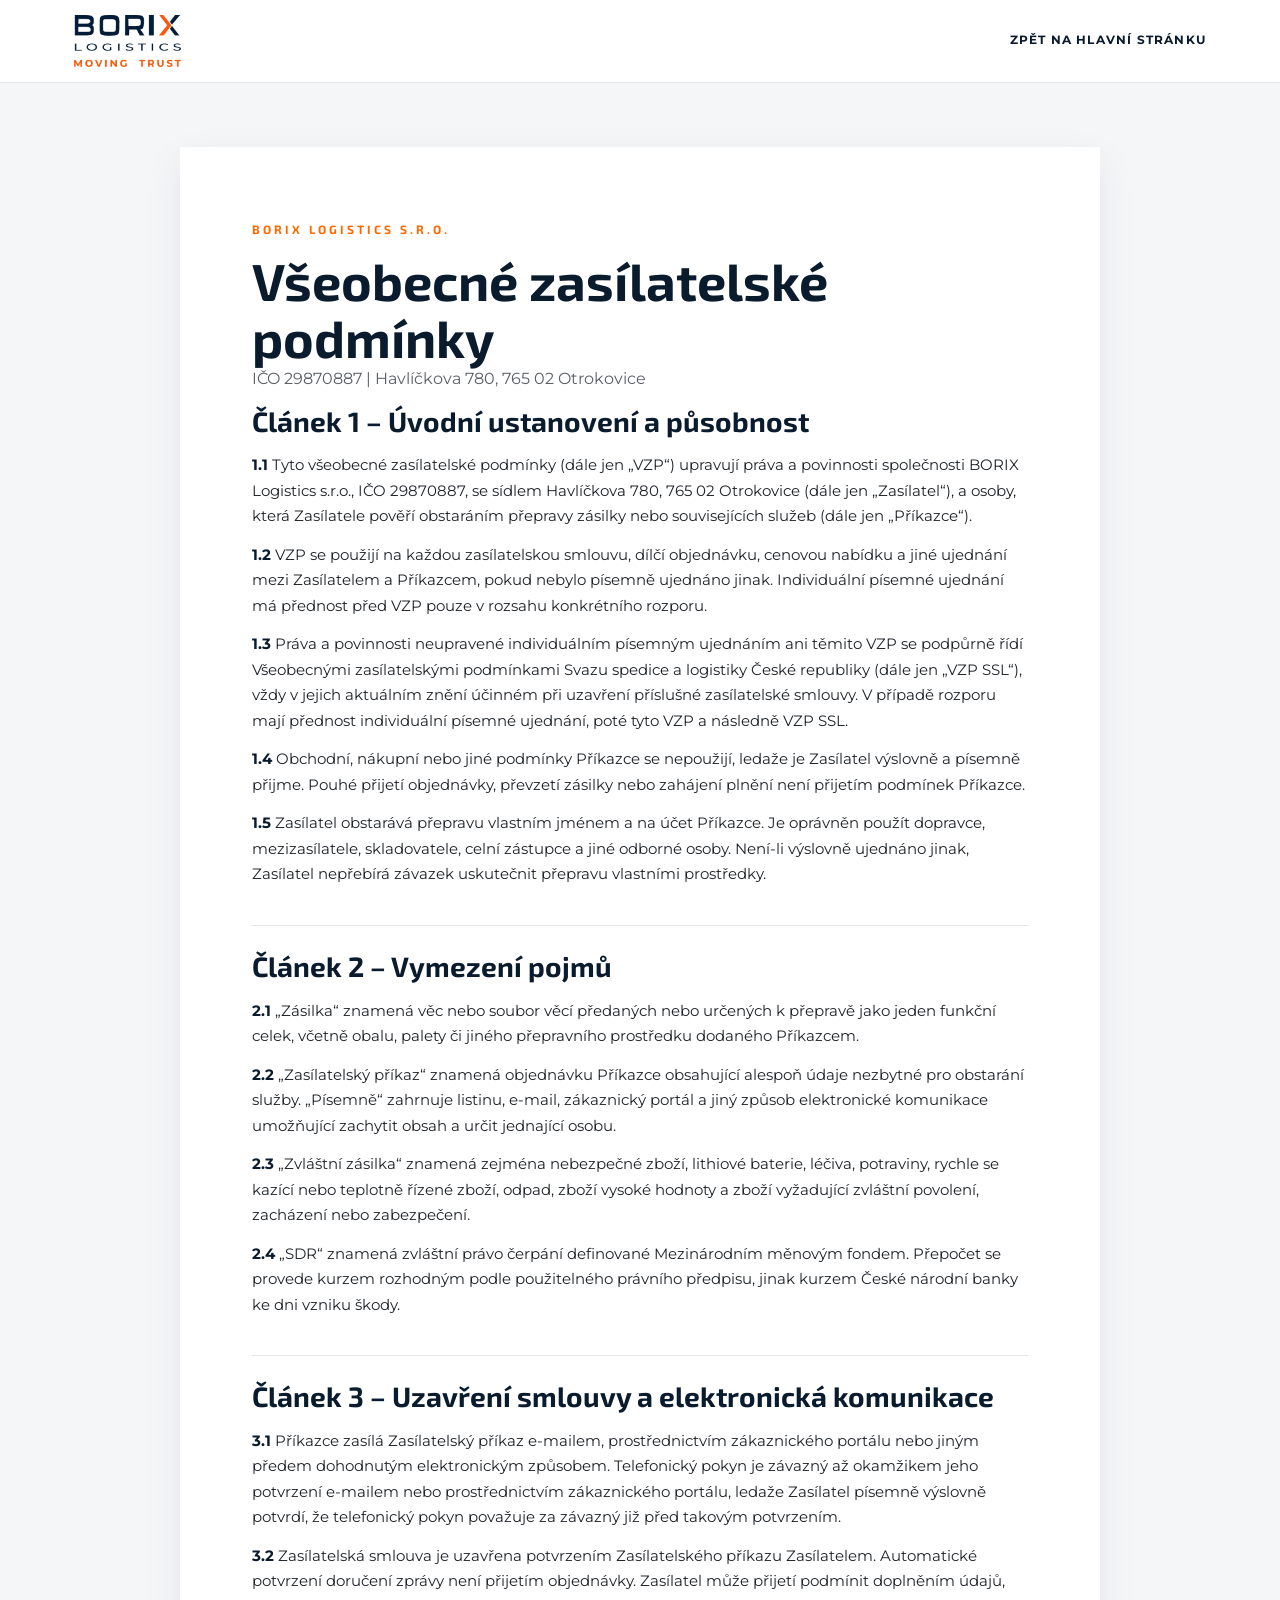
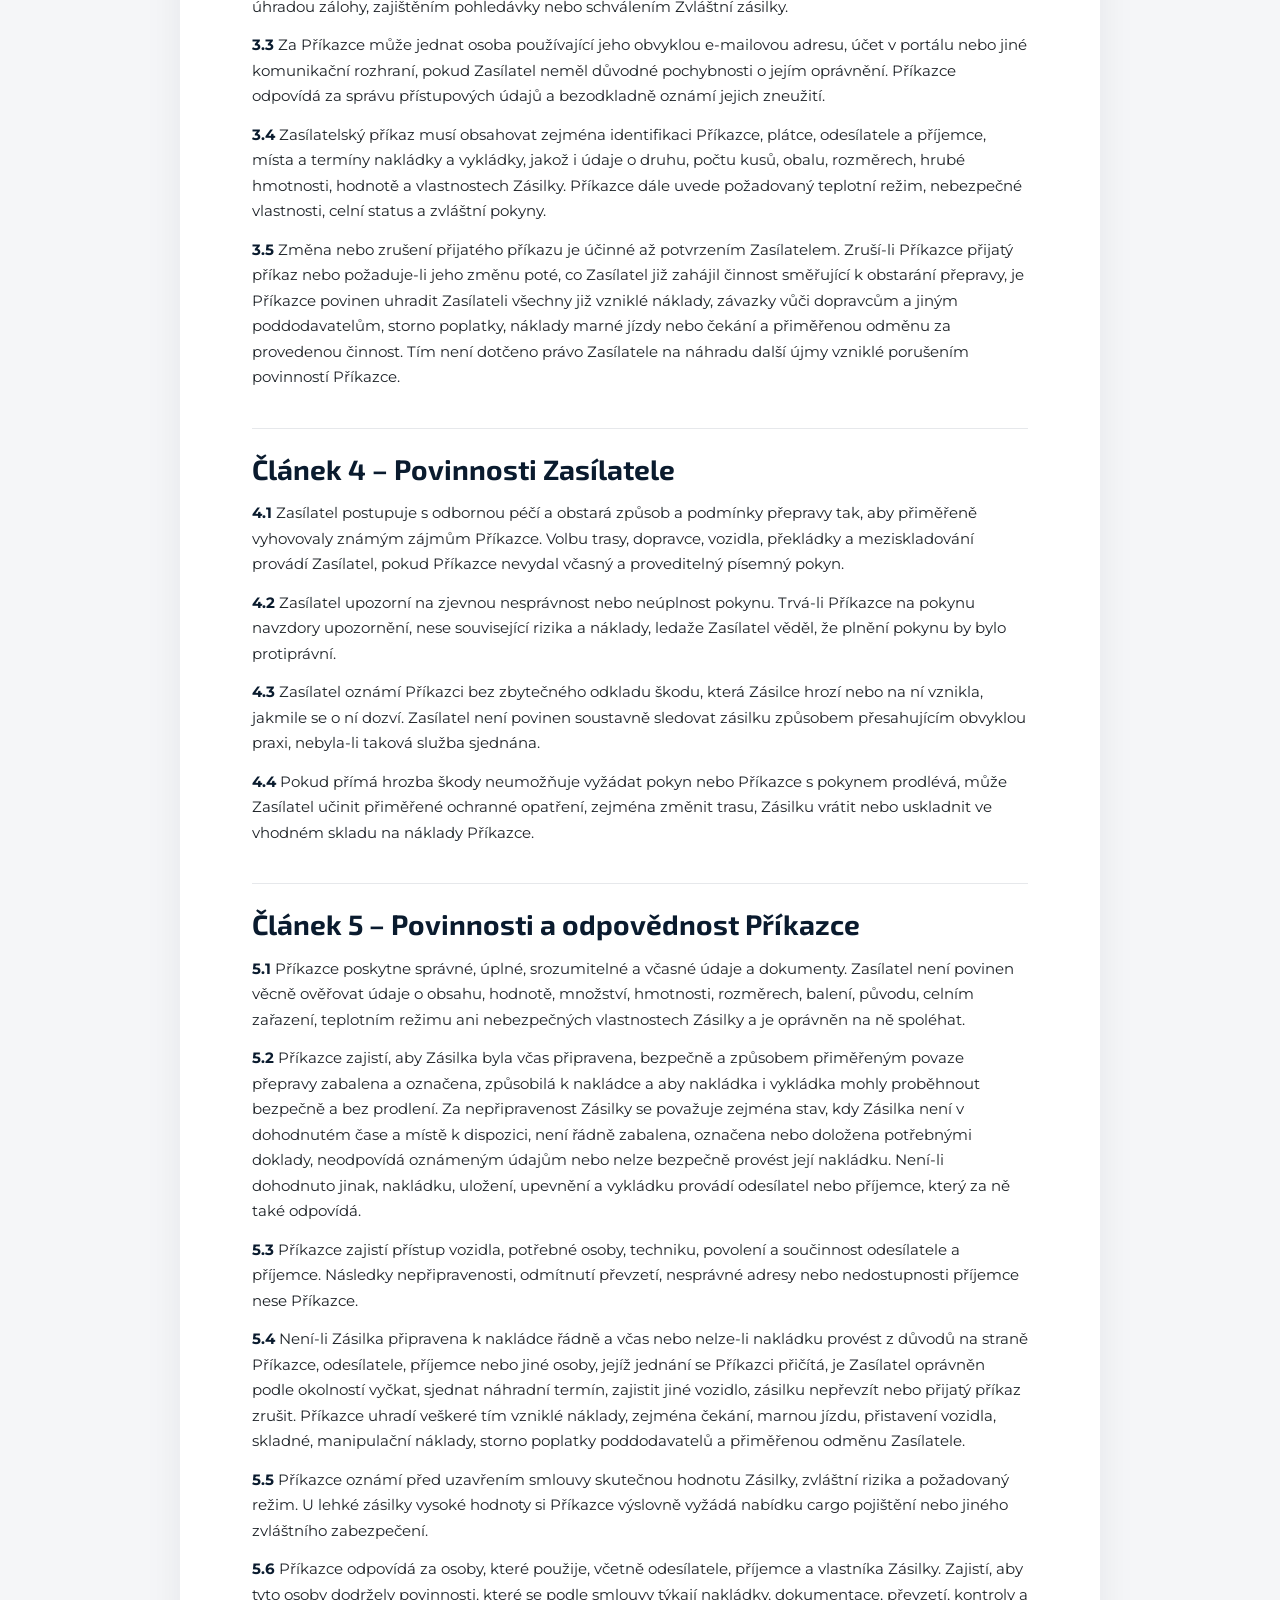
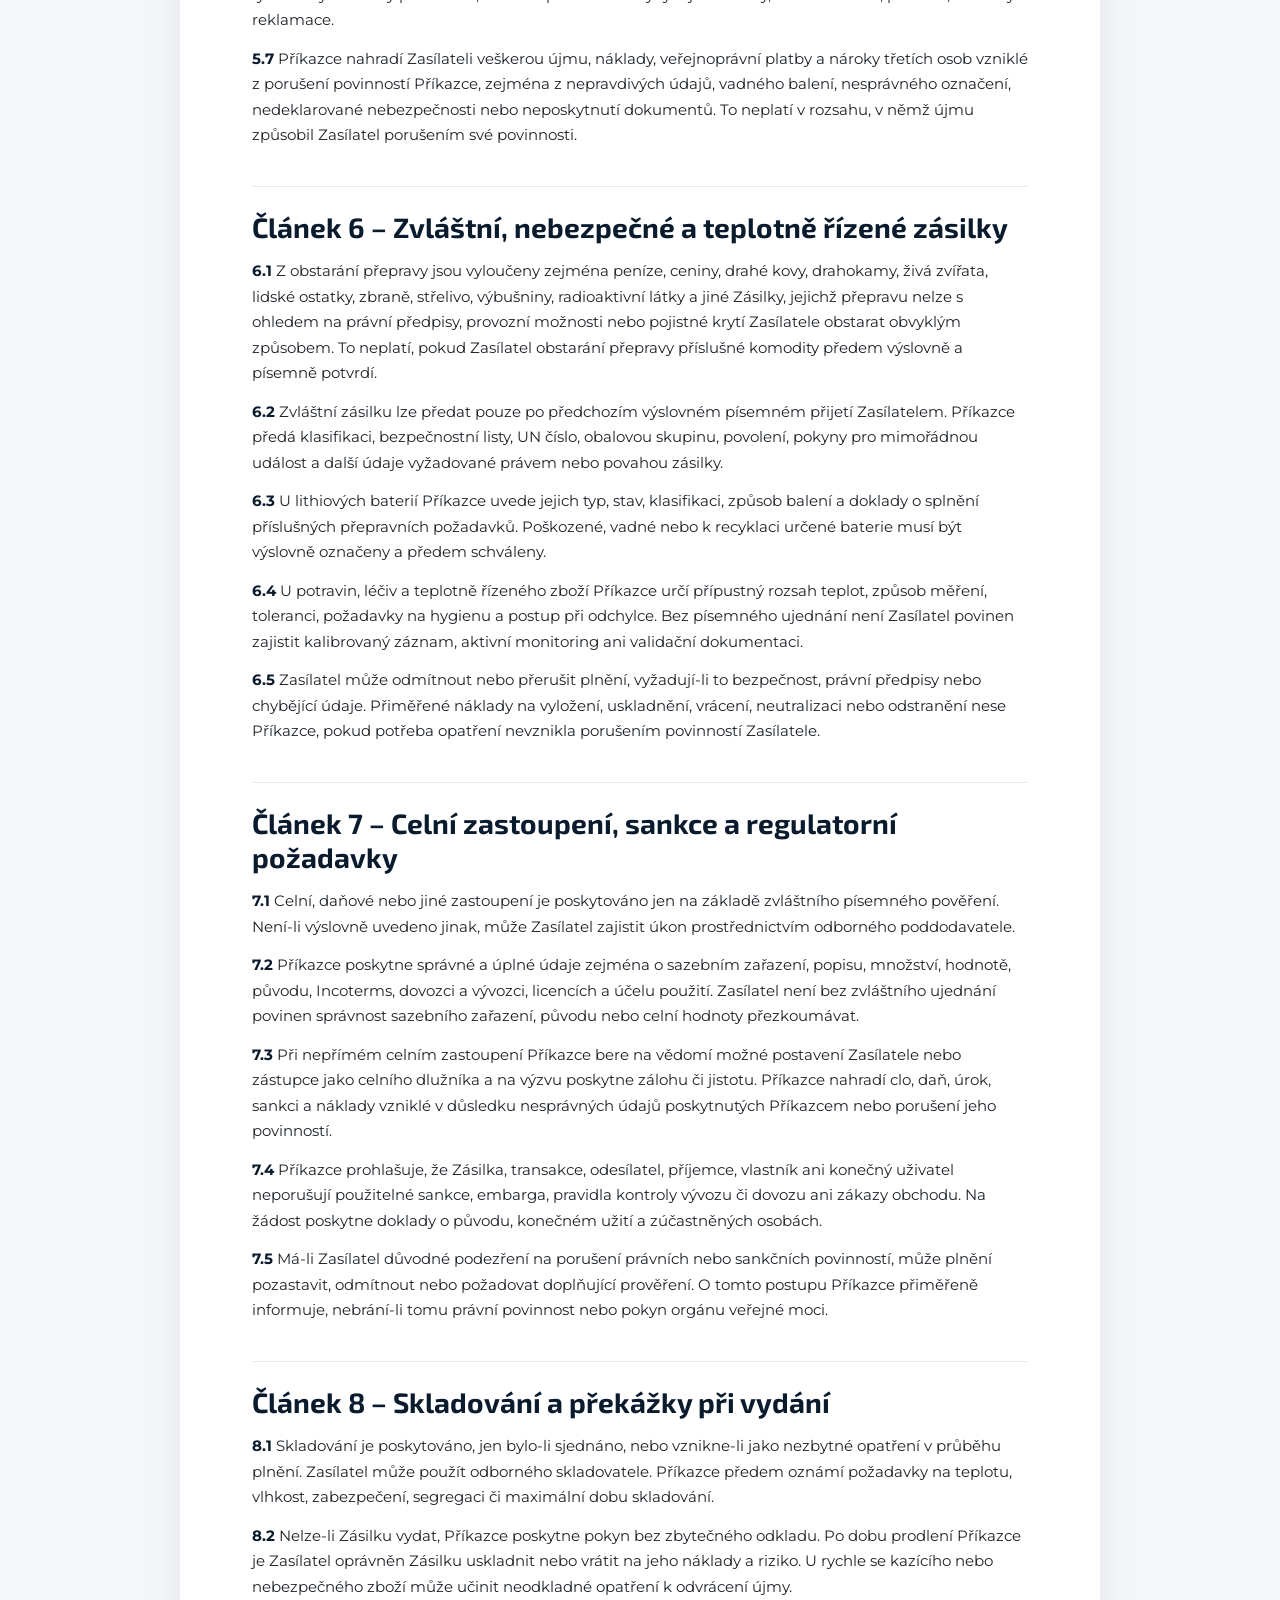
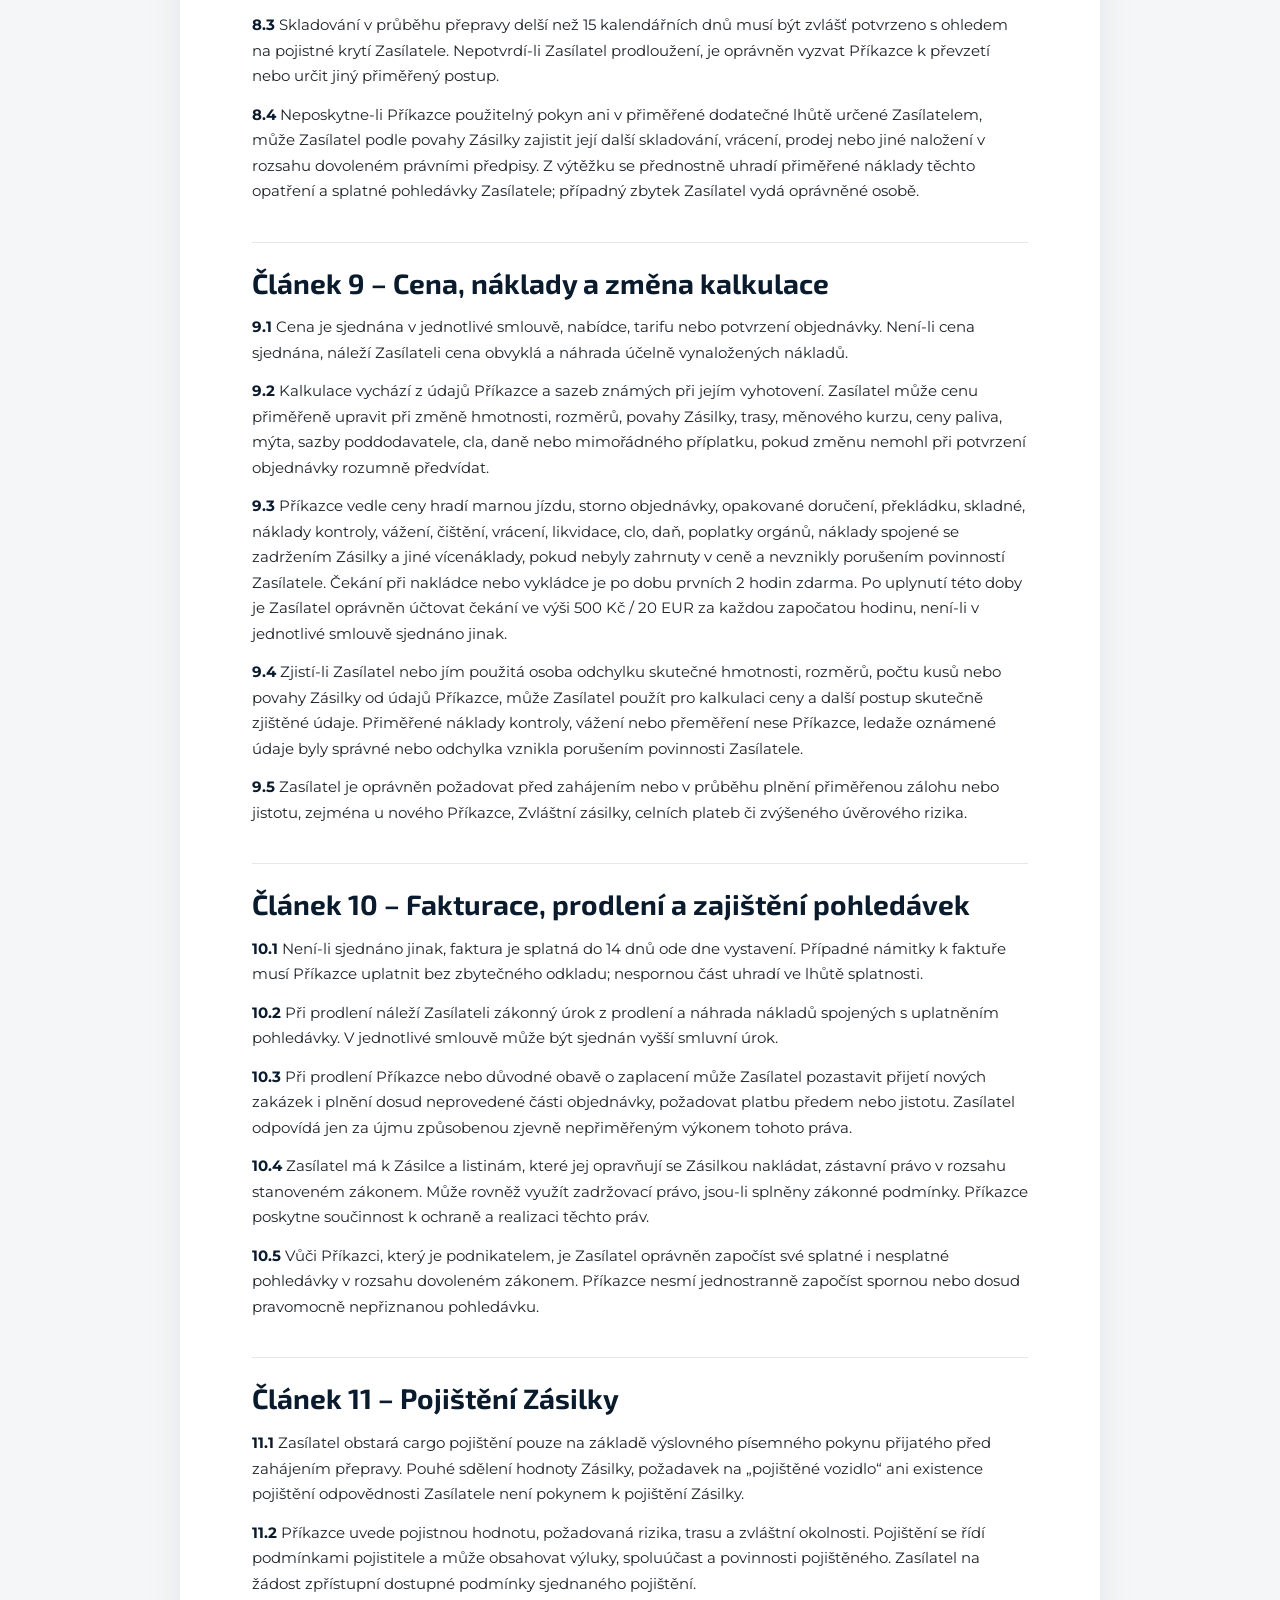
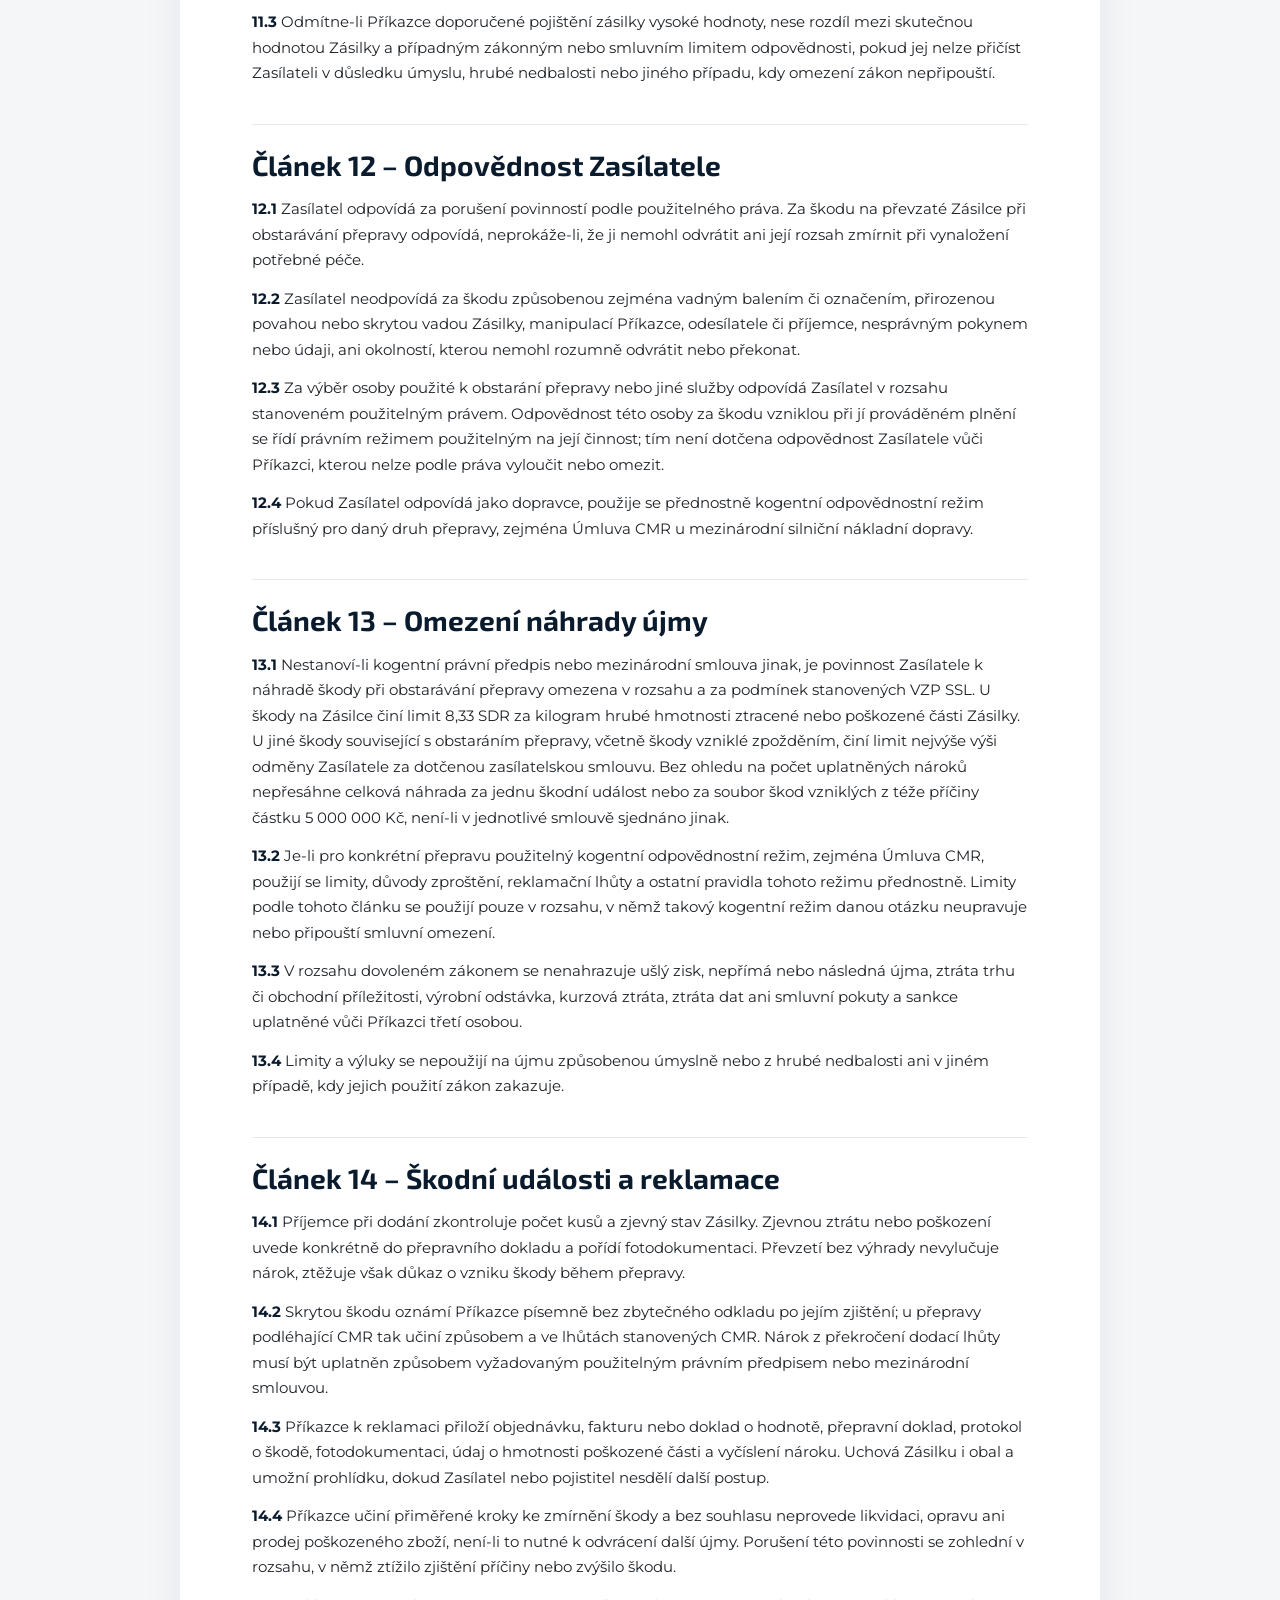
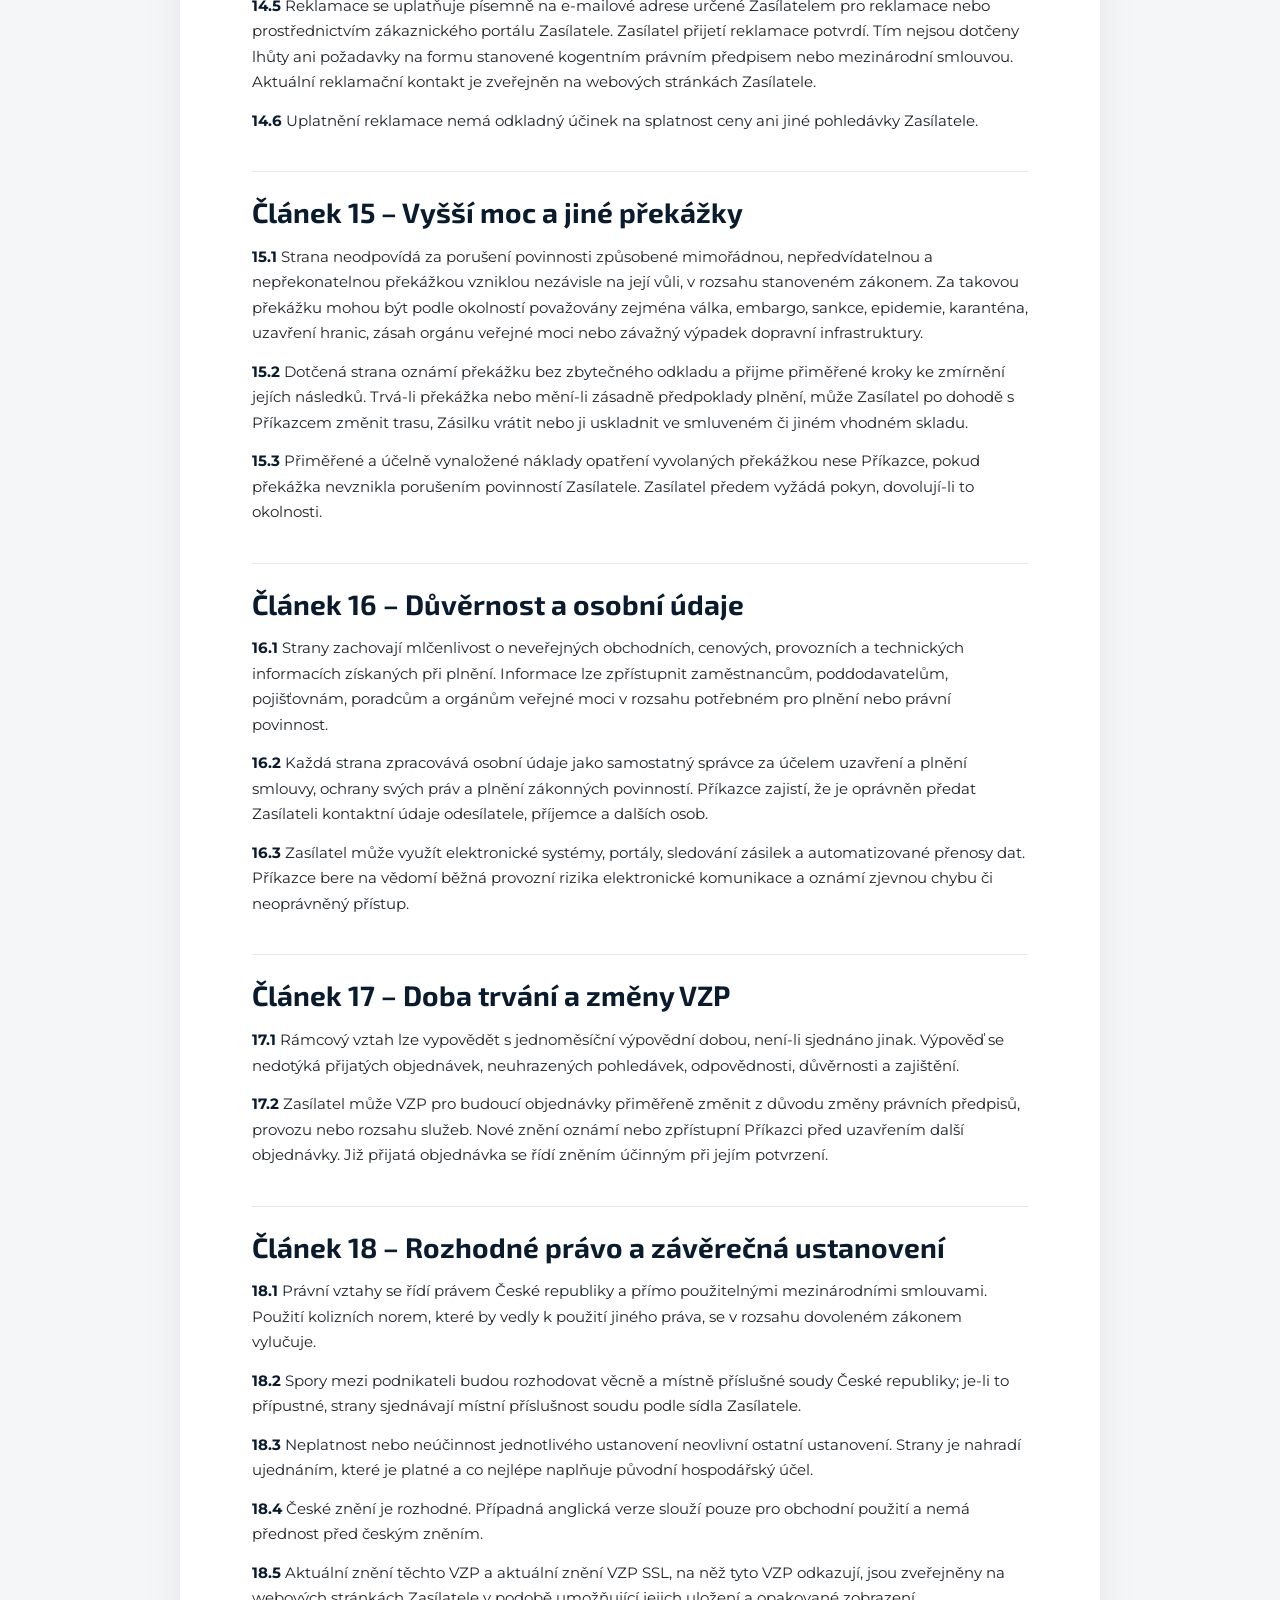
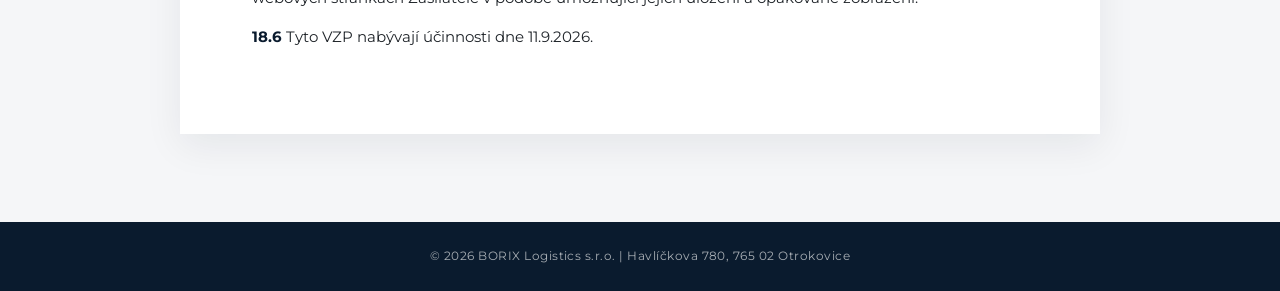
<file: vseobecne-zasilatelske-podminky.html>
<!DOCTYPE html>
<html lang="cs">
<head>
<meta charset="utf-8">
<meta name="viewport" content="width=device-width, initial-scale=1">
<title>Všeobecné zasílatelské podmínky | BORIX Logistics</title>
<meta name="description" content="Všeobecné zasílatelské podmínky společnosti BORIX Logistics s.r.o.">
<link rel="preconnect" href="https://fonts.googleapis.com">
<link rel="preconnect" href="https://fonts.gstatic.com" crossorigin>
<link href="https://fonts.googleapis.com/css2?family=Exo+2:wght@400;600;700;800&family=Montserrat:wght@400;500;600;700&display=swap" rel="stylesheet">
<link rel="stylesheet" href="terms.css">
</head>
<body>
<header class="terms-header">
  <div class="terms-header__inner">
    <a href="index.html" aria-label="BORIX Logistics domů"><img class="terms-logo" src="borix-logo.png" alt="BORIX Logistics"></a>
    <a class="terms-back" href="index.html">Zpět na hlavní stránku</a>
  </div>
</header>
<main class="terms-main">
  <article class="terms-document">
    <p class="terms-kicker">BORIX Logistics s.r.o.</p>
    <h1>Všeobecné zasílatelské podmínky</h1>
    <p class="terms-company">IČO 29870887 | Havlíčkova 780, 765 02 Otrokovice</p>

    <h2>Článek 1 – Úvodní ustanovení a působnost</h2>
    <p><strong>1.1</strong> Tyto všeobecné zasílatelské podmínky (dále jen „VZP“) upravují práva a povinnosti společnosti BORIX Logistics s.r.o., IČO 29870887, se sídlem Havlíčkova 780, 765 02 Otrokovice (dále jen „Zasílatel“), a osoby, která Zasílatele pověří obstaráním přepravy zásilky nebo souvisejících služeb (dále jen „Příkazce“).</p>
    <p><strong>1.2</strong> VZP se použijí na každou zasílatelskou smlouvu, dílčí objednávku, cenovou nabídku a jiné ujednání mezi Zasílatelem a Příkazcem, pokud nebylo písemně ujednáno jinak. Individuální písemné ujednání má přednost před VZP pouze v rozsahu konkrétního rozporu.</p>
    <p><strong>1.3</strong> Práva a povinnosti neupravené individuálním písemným ujednáním ani těmito VZP se podpůrně řídí Všeobecnými zasílatelskými podmínkami Svazu spedice a logistiky České republiky (dále jen „VZP SSL“), vždy v jejich aktuálním znění účinném při uzavření příslušné zasílatelské smlouvy. V případě rozporu mají přednost individuální písemné ujednání, poté tyto VZP a následně VZP SSL.</p>
    <p><strong>1.4</strong> Obchodní, nákupní nebo jiné podmínky Příkazce se nepoužijí, ledaže je Zasílatel výslovně a písemně přijme. Pouhé přijetí objednávky, převzetí zásilky nebo zahájení plnění není přijetím podmínek Příkazce.</p>
    <p><strong>1.5</strong> Zasílatel obstarává přepravu vlastním jménem a na účet Příkazce. Je oprávněn použít dopravce, mezizasílatele, skladovatele, celní zástupce a jiné odborné osoby. Není-li výslovně ujednáno jinak, Zasílatel nepřebírá závazek uskutečnit přepravu vlastními prostředky.</p>

    <h2>Článek 2 – Vymezení pojmů</h2>
    <p><strong>2.1</strong> „Zásilka“ znamená věc nebo soubor věcí předaných nebo určených k přepravě jako jeden funkční celek, včetně obalu, palety či jiného přepravního prostředku dodaného Příkazcem.</p>
    <p><strong>2.2</strong> „Zasílatelský příkaz“ znamená objednávku Příkazce obsahující alespoň údaje nezbytné pro obstarání služby. „Písemně“ zahrnuje listinu, e-mail, zákaznický portál a jiný způsob elektronické komunikace umožňující zachytit obsah a určit jednající osobu.</p>
    <p><strong>2.3</strong> „Zvláštní zásilka“ znamená zejména nebezpečné zboží, lithiové baterie, léčiva, potraviny, rychle se kazící nebo teplotně řízené zboží, odpad, zboží vysoké hodnoty a zboží vyžadující zvláštní povolení, zacházení nebo zabezpečení.</p>
    <p><strong>2.4</strong> „SDR“ znamená zvláštní právo čerpání definované Mezinárodním měnovým fondem. Přepočet se provede kurzem rozhodným podle použitelného právního předpisu, jinak kurzem České národní banky ke dni vzniku škody.</p>

    <h2>Článek 3 – Uzavření smlouvy a elektronická komunikace</h2>
    <p><strong>3.1</strong> Příkazce zasílá Zasílatelský příkaz e-mailem, prostřednictvím zákaznického portálu nebo jiným předem dohodnutým elektronickým způsobem. Telefonický pokyn je závazný až okamžikem jeho potvrzení e-mailem nebo prostřednictvím zákaznického portálu, ledaže Zasílatel písemně výslovně potvrdí, že telefonický pokyn považuje za závazný již před takovým potvrzením.</p>
    <p><strong>3.2</strong> Zasílatelská smlouva je uzavřena potvrzením Zasílatelského příkazu Zasílatelem. Automatické potvrzení doručení zprávy není přijetím objednávky. Zasílatel může přijetí podmínit doplněním údajů, úhradou zálohy, zajištěním pohledávky nebo schválením Zvláštní zásilky.</p>
    <p><strong>3.3</strong> Za Příkazce může jednat osoba používající jeho obvyklou e-mailovou adresu, účet v portálu nebo jiné komunikační rozhraní, pokud Zasílatel neměl důvodné pochybnosti o jejím oprávnění. Příkazce odpovídá za správu přístupových údajů a bezodkladně oznámí jejich zneužití.</p>
    <p><strong>3.4</strong> Zasílatelský příkaz musí obsahovat zejména identifikaci Příkazce, plátce, odesílatele a příjemce, místa a termíny nakládky a vykládky, jakož i údaje o druhu, počtu kusů, obalu, rozměrech, hrubé hmotnosti, hodnotě a vlastnostech Zásilky. Příkazce dále uvede požadovaný teplotní režim, nebezpečné vlastnosti, celní status a zvláštní pokyny.</p>
    <p><strong>3.5</strong> Změna nebo zrušení přijatého příkazu je účinné až potvrzením Zasílatelem. Zruší-li Příkazce přijatý příkaz nebo požaduje-li jeho změnu poté, co Zasílatel již zahájil činnost směřující k obstarání přepravy, je Příkazce povinen uhradit Zasílateli všechny již vzniklé náklady, závazky vůči dopravcům a jiným poddodavatelům, storno poplatky, náklady marné jízdy nebo čekání a přiměřenou odměnu za provedenou činnost. Tím není dotčeno právo Zasílatele na náhradu další újmy vzniklé porušením povinností Příkazce.</p>

    <h2>Článek 4 – Povinnosti Zasílatele</h2>
    <p><strong>4.1</strong> Zasílatel postupuje s odbornou péčí a obstará způsob a podmínky přepravy tak, aby přiměřeně vyhovovaly známým zájmům Příkazce. Volbu trasy, dopravce, vozidla, překládky a meziskladování provádí Zasílatel, pokud Příkazce nevydal včasný a proveditelný písemný pokyn.</p>
    <p><strong>4.2</strong> Zasílatel upozorní na zjevnou nesprávnost nebo neúplnost pokynu. Trvá-li Příkazce na pokynu navzdory upozornění, nese související rizika a náklady, ledaže Zasílatel věděl, že plnění pokynu by bylo protiprávní.</p>
    <p><strong>4.3</strong> Zasílatel oznámí Příkazci bez zbytečného odkladu škodu, která Zásilce hrozí nebo na ní vznikla, jakmile se o ní dozví. Zasílatel není povinen soustavně sledovat zásilku způsobem přesahujícím obvyklou praxi, nebyla-li taková služba sjednána.</p>
    <p><strong>4.4</strong> Pokud přímá hrozba škody neumožňuje vyžádat pokyn nebo Příkazce s pokynem prodlévá, může Zasílatel učinit přiměřené ochranné opatření, zejména změnit trasu, Zásilku vrátit nebo uskladnit ve vhodném skladu na náklady Příkazce.</p>

    <h2>Článek 5 – Povinnosti a odpovědnost Příkazce</h2>
    <p><strong>5.1</strong> Příkazce poskytne správné, úplné, srozumitelné a včasné údaje a dokumenty. Zasílatel není povinen věcně ověřovat údaje o obsahu, hodnotě, množství, hmotnosti, rozměrech, balení, původu, celním zařazení, teplotním režimu ani nebezpečných vlastnostech Zásilky a je oprávněn na ně spoléhat.</p>
    <p><strong>5.2</strong> Příkazce zajistí, aby Zásilka byla včas připravena, bezpečně a způsobem přiměřeným povaze přepravy zabalena a označena, způsobilá k nakládce a aby nakládka i vykládka mohly proběhnout bezpečně a bez prodlení. Za nepřipravenost Zásilky se považuje zejména stav, kdy Zásilka není v dohodnutém čase a místě k dispozici, není řádně zabalena, označena nebo doložena potřebnými doklady, neodpovídá oznámeným údajům nebo nelze bezpečně provést její nakládku. Není-li dohodnuto jinak, nakládku, uložení, upevnění a vykládku provádí odesílatel nebo příjemce, který za ně také odpovídá.</p>
    <p><strong>5.3</strong> Příkazce zajistí přístup vozidla, potřebné osoby, techniku, povolení a součinnost odesílatele a příjemce. Následky nepřipravenosti, odmítnutí převzetí, nesprávné adresy nebo nedostupnosti příjemce nese Příkazce.</p>
    <p><strong>5.4</strong> Není-li Zásilka připravena k nakládce řádně a včas nebo nelze-li nakládku provést z důvodů na straně Příkazce, odesílatele, příjemce nebo jiné osoby, jejíž jednání se Příkazci přičítá, je Zasílatel oprávněn podle okolností vyčkat, sjednat náhradní termín, zajistit jiné vozidlo, zásilku nepřevzít nebo přijatý příkaz zrušit. Příkazce uhradí veškeré tím vzniklé náklady, zejména čekání, marnou jízdu, přistavení vozidla, skladné, manipulační náklady, storno poplatky poddodavatelů a přiměřenou odměnu Zasílatele.</p>
    <p><strong>5.5</strong> Příkazce oznámí před uzavřením smlouvy skutečnou hodnotu Zásilky, zvláštní rizika a požadovaný režim. U lehké zásilky vysoké hodnoty si Příkazce výslovně vyžádá nabídku cargo pojištění nebo jiného zvláštního zabezpečení.</p>
    <p><strong>5.6</strong> Příkazce odpovídá za osoby, které použije, včetně odesílatele, příjemce a vlastníka Zásilky. Zajistí, aby tyto osoby dodržely povinnosti, které se podle smlouvy týkají nakládky, dokumentace, převzetí, kontroly a reklamace.</p>
    <p><strong>5.7</strong> Příkazce nahradí Zasílateli veškerou újmu, náklady, veřejnoprávní platby a nároky třetích osob vzniklé z porušení povinností Příkazce, zejména z nepravdivých údajů, vadného balení, nesprávného označení, nedeklarované nebezpečnosti nebo neposkytnutí dokumentů. To neplatí v rozsahu, v němž újmu způsobil Zasílatel porušením své povinnosti.</p>

    <h2>Článek 6 – Zvláštní, nebezpečné a teplotně řízené zásilky</h2>
    <p><strong>6.1</strong> Z obstarání přepravy jsou vyloučeny zejména peníze, ceniny, drahé kovy, drahokamy, živá zvířata, lidské ostatky, zbraně, střelivo, výbušniny, radioaktivní látky a jiné Zásilky, jejichž přepravu nelze s ohledem na právní předpisy, provozní možnosti nebo pojistné krytí Zasílatele obstarat obvyklým způsobem. To neplatí, pokud Zasílatel obstarání přepravy příslušné komodity předem výslovně a písemně potvrdí.</p>
    <p><strong>6.2</strong> Zvláštní zásilku lze předat pouze po předchozím výslovném písemném přijetí Zasílatelem. Příkazce předá klasifikaci, bezpečnostní listy, UN číslo, obalovou skupinu, povolení, pokyny pro mimořádnou událost a další údaje vyžadované právem nebo povahou zásilky.</p>
    <p><strong>6.3</strong> U lithiových baterií Příkazce uvede jejich typ, stav, klasifikaci, způsob balení a doklady o splnění příslušných přepravních požadavků. Poškozené, vadné nebo k recyklaci určené baterie musí být výslovně označeny a předem schváleny.</p>
    <p><strong>6.4</strong> U potravin, léčiv a teplotně řízeného zboží Příkazce určí přípustný rozsah teplot, způsob měření, toleranci, požadavky na hygienu a postup při odchylce. Bez písemného ujednání není Zasílatel povinen zajistit kalibrovaný záznam, aktivní monitoring ani validační dokumentaci.</p>
    <p><strong>6.5</strong> Zasílatel může odmítnout nebo přerušit plnění, vyžadují-li to bezpečnost, právní předpisy nebo chybějící údaje. Přiměřené náklady na vyložení, uskladnění, vrácení, neutralizaci nebo odstranění nese Příkazce, pokud potřeba opatření nevznikla porušením povinností Zasílatele.</p>

    <h2>Článek 7 – Celní zastoupení, sankce a regulatorní požadavky</h2>
    <p><strong>7.1</strong> Celní, daňové nebo jiné zastoupení je poskytováno jen na základě zvláštního písemného pověření. Není-li výslovně uvedeno jinak, může Zasílatel zajistit úkon prostřednictvím odborného poddodavatele.</p>
    <p><strong>7.2</strong> Příkazce poskytne správné a úplné údaje zejména o sazebním zařazení, popisu, množství, hodnotě, původu, Incoterms, dovozci a vývozci, licencích a účelu použití. Zasílatel není bez zvláštního ujednání povinen správnost sazebního zařazení, původu nebo celní hodnoty přezkoumávat.</p>
    <p><strong>7.3</strong> Při nepřímém celním zastoupení Příkazce bere na vědomí možné postavení Zasílatele nebo zástupce jako celního dlužníka a na výzvu poskytne zálohu či jistotu. Příkazce nahradí clo, daň, úrok, sankci a náklady vzniklé v důsledku nesprávných údajů poskytnutých Příkazcem nebo porušení jeho povinností.</p>
    <p><strong>7.4</strong> Příkazce prohlašuje, že Zásilka, transakce, odesílatel, příjemce, vlastník ani konečný uživatel neporušují použitelné sankce, embarga, pravidla kontroly vývozu či dovozu ani zákazy obchodu. Na žádost poskytne doklady o původu, konečném užití a zúčastněných osobách.</p>
    <p><strong>7.5</strong> Má-li Zasílatel důvodné podezření na porušení právních nebo sankčních povinností, může plnění pozastavit, odmítnout nebo požadovat doplňující prověření. O tomto postupu Příkazce přiměřeně informuje, nebrání-li tomu právní povinnost nebo pokyn orgánu veřejné moci.</p>

    <h2>Článek 8 – Skladování a překážky při vydání</h2>
    <p><strong>8.1</strong> Skladování je poskytováno, jen bylo-li sjednáno, nebo vznikne-li jako nezbytné opatření v průběhu plnění. Zasílatel může použít odborného skladovatele. Příkazce předem oznámí požadavky na teplotu, vlhkost, zabezpečení, segregaci či maximální dobu skladování.</p>
    <p><strong>8.2</strong> Nelze-li Zásilku vydat, Příkazce poskytne pokyn bez zbytečného odkladu. Po dobu prodlení Příkazce je Zasílatel oprávněn Zásilku uskladnit nebo vrátit na jeho náklady a riziko. U rychle se kazícího nebo nebezpečného zboží může učinit neodkladné opatření k odvrácení újmy.</p>
    <p><strong>8.3</strong> Skladování v průběhu přepravy delší než 15 kalendářních dnů musí být zvlášť potvrzeno s ohledem na pojistné krytí Zasílatele. Nepotvrdí-li Zasílatel prodloužení, je oprávněn vyzvat Příkazce k převzetí nebo určit jiný přiměřený postup.</p>
    <p><strong>8.4</strong> Neposkytne-li Příkazce použitelný pokyn ani v přiměřené dodatečné lhůtě určené Zasílatelem, může Zasílatel podle povahy Zásilky zajistit její další skladování, vrácení, prodej nebo jiné naložení v rozsahu dovoleném právními předpisy. Z výtěžku se přednostně uhradí přiměřené náklady těchto opatření a splatné pohledávky Zasílatele; případný zbytek Zasílatel vydá oprávněné osobě.</p>

    <h2>Článek 9 – Cena, náklady a změna kalkulace</h2>
    <p><strong>9.1</strong> Cena je sjednána v jednotlivé smlouvě, nabídce, tarifu nebo potvrzení objednávky. Není-li cena sjednána, náleží Zasílateli cena obvyklá a náhrada účelně vynaložených nákladů.</p>
    <p><strong>9.2</strong> Kalkulace vychází z údajů Příkazce a sazeb známých při jejím vyhotovení. Zasílatel může cenu přiměřeně upravit při změně hmotnosti, rozměrů, povahy Zásilky, trasy, měnového kurzu, ceny paliva, mýta, sazby poddodavatele, cla, daně nebo mimořádného příplatku, pokud změnu nemohl při potvrzení objednávky rozumně předvídat.</p>
    <p><strong>9.3</strong> Příkazce vedle ceny hradí marnou jízdu, storno objednávky, opakované doručení, překládku, skladné, náklady kontroly, vážení, čištění, vrácení, likvidace, clo, daň, poplatky orgánů, náklady spojené se zadržením Zásilky a jiné vícenáklady, pokud nebyly zahrnuty v ceně a nevznikly porušením povinností Zasílatele. Čekání při nakládce nebo vykládce je po dobu prvních 2 hodin zdarma. Po uplynutí této doby je Zasílatel oprávněn účtovat čekání ve výši 500 Kč / 20 EUR za každou započatou hodinu, není-li v jednotlivé smlouvě sjednáno jinak.</p>
    <p><strong>9.4</strong> Zjistí-li Zasílatel nebo jím použitá osoba odchylku skutečné hmotnosti, rozměrů, počtu kusů nebo povahy Zásilky od údajů Příkazce, může Zasílatel použít pro kalkulaci ceny a další postup skutečně zjištěné údaje. Přiměřené náklady kontroly, vážení nebo přeměření nese Příkazce, ledaže oznámené údaje byly správné nebo odchylka vznikla porušením povinnosti Zasílatele.</p>
    <p><strong>9.5</strong> Zasílatel je oprávněn požadovat před zahájením nebo v průběhu plnění přiměřenou zálohu nebo jistotu, zejména u nového Příkazce, Zvláštní zásilky, celních plateb či zvýšeného úvěrového rizika.</p>

    <h2>Článek 10 – Fakturace, prodlení a zajištění pohledávek</h2>
    <p><strong>10.1</strong> Není-li sjednáno jinak, faktura je splatná do 14 dnů ode dne vystavení. Případné námitky k faktuře musí Příkazce uplatnit bez zbytečného odkladu; nespornou část uhradí ve lhůtě splatnosti.</p>
    <p><strong>10.2</strong> Při prodlení náleží Zasílateli zákonný úrok z prodlení a náhrada nákladů spojených s uplatněním pohledávky. V jednotlivé smlouvě může být sjednán vyšší smluvní úrok.</p>
    <p><strong>10.3</strong> Při prodlení Příkazce nebo důvodné obavě o zaplacení může Zasílatel pozastavit přijetí nových zakázek i plnění dosud neprovedené části objednávky, požadovat platbu předem nebo jistotu. Zasílatel odpovídá jen za újmu způsobenou zjevně nepřiměřeným výkonem tohoto práva.</p>
    <p><strong>10.4</strong> Zasílatel má k Zásilce a listinám, které jej opravňují se Zásilkou nakládat, zástavní právo v rozsahu stanoveném zákonem. Může rovněž využít zadržovací právo, jsou-li splněny zákonné podmínky. Příkazce poskytne součinnost k ochraně a realizaci těchto práv.</p>
    <p><strong>10.5</strong> Vůči Příkazci, který je podnikatelem, je Zasílatel oprávněn započíst své splatné i nesplatné pohledávky v rozsahu dovoleném zákonem. Příkazce nesmí jednostranně započíst spornou nebo dosud pravomocně nepřiznanou pohledávku.</p>

    <h2>Článek 11 – Pojištění Zásilky</h2>
    <p><strong>11.1</strong> Zasílatel obstará cargo pojištění pouze na základě výslovného písemného pokynu přijatého před zahájením přepravy. Pouhé sdělení hodnoty Zásilky, požadavek na „pojištěné vozidlo“ ani existence pojištění odpovědnosti Zasílatele není pokynem k pojištění Zásilky.</p>
    <p><strong>11.2</strong> Příkazce uvede pojistnou hodnotu, požadovaná rizika, trasu a zvláštní okolnosti. Pojištění se řídí podmínkami pojistitele a může obsahovat výluky, spoluúčast a povinnosti pojištěného. Zasílatel na žádost zpřístupní dostupné podmínky sjednaného pojištění.</p>
    <p><strong>11.3</strong> Odmítne-li Příkazce doporučené pojištění zásilky vysoké hodnoty, nese rozdíl mezi skutečnou hodnotou Zásilky a případným zákonným nebo smluvním limitem odpovědnosti, pokud jej nelze přičíst Zasílateli v důsledku úmyslu, hrubé nedbalosti nebo jiného případu, kdy omezení zákon nepřipouští.</p>

    <h2>Článek 12 – Odpovědnost Zasílatele</h2>
    <p><strong>12.1</strong> Zasílatel odpovídá za porušení povinností podle použitelného práva. Za škodu na převzaté Zásilce při obstarávání přepravy odpovídá, neprokáže-li, že ji nemohl odvrátit ani její rozsah zmírnit při vynaložení potřebné péče.</p>
    <p><strong>12.2</strong> Zasílatel neodpovídá za škodu způsobenou zejména vadným balením či označením, přirozenou povahou nebo skrytou vadou Zásilky, manipulací Příkazce, odesílatele či příjemce, nesprávným pokynem nebo údaji, ani okolností, kterou nemohl rozumně odvrátit nebo překonat.</p>
    <p><strong>12.3</strong> Za výběr osoby použité k obstarání přepravy nebo jiné služby odpovídá Zasílatel v rozsahu stanoveném použitelným právem. Odpovědnost této osoby za škodu vzniklou při jí prováděném plnění se řídí právním režimem použitelným na její činnost; tím není dotčena odpovědnost Zasílatele vůči Příkazci, kterou nelze podle práva vyloučit nebo omezit.</p>
    <p><strong>12.4</strong> Pokud Zasílatel odpovídá jako dopravce, použije se přednostně kogentní odpovědnostní režim příslušný pro daný druh přepravy, zejména Úmluva CMR u mezinárodní silniční nákladní dopravy.</p>

    <h2>Článek 13 – Omezení náhrady újmy</h2>
    <p><strong>13.1</strong> Nestanoví-li kogentní právní předpis nebo mezinárodní smlouva jinak, je povinnost Zasílatele k náhradě škody při obstarávání přepravy omezena v rozsahu a za podmínek stanovených VZP SSL. U škody na Zásilce činí limit 8,33 SDR za kilogram hrubé hmotnosti ztracené nebo poškozené části Zásilky. U jiné škody související s obstaráním přepravy, včetně škody vzniklé zpožděním, činí limit nejvýše výši odměny Zasílatele za dotčenou zasílatelskou smlouvu. Bez ohledu na počet uplatněných nároků nepřesáhne celková náhrada za jednu škodní událost nebo za soubor škod vzniklých z téže příčiny částku 5 000 000 Kč, není-li v jednotlivé smlouvě sjednáno jinak.</p>
    <p><strong>13.2</strong> Je-li pro konkrétní přepravu použitelný kogentní odpovědnostní režim, zejména Úmluva CMR, použijí se limity, důvody zproštění, reklamační lhůty a ostatní pravidla tohoto režimu přednostně. Limity podle tohoto článku se použijí pouze v rozsahu, v němž takový kogentní režim danou otázku neupravuje nebo připouští smluvní omezení.</p>
    <p><strong>13.3</strong> V rozsahu dovoleném zákonem se nenahrazuje ušlý zisk, nepřímá nebo následná újma, ztráta trhu či obchodní příležitosti, výrobní odstávka, kurzová ztráta, ztráta dat ani smluvní pokuty a sankce uplatněné vůči Příkazci třetí osobou.</p>
    <p><strong>13.4</strong> Limity a výluky se nepoužijí na újmu způsobenou úmyslně nebo z hrubé nedbalosti ani v jiném případě, kdy jejich použití zákon zakazuje.</p>

    <h2>Článek 14 – Škodní události a reklamace</h2>
    <p><strong>14.1</strong> Příjemce při dodání zkontroluje počet kusů a zjevný stav Zásilky. Zjevnou ztrátu nebo poškození uvede konkrétně do přepravního dokladu a pořídí fotodokumentaci. Převzetí bez výhrady nevylučuje nárok, ztěžuje však důkaz o vzniku škody během přepravy.</p>
    <p><strong>14.2</strong> Skrytou škodu oznámí Příkazce písemně bez zbytečného odkladu po jejím zjištění; u přepravy podléhající CMR tak učiní způsobem a ve lhůtách stanovených CMR. Nárok z překročení dodací lhůty musí být uplatněn způsobem vyžadovaným použitelným právním předpisem nebo mezinárodní smlouvou.</p>
    <p><strong>14.3</strong> Příkazce k reklamaci přiloží objednávku, fakturu nebo doklad o hodnotě, přepravní doklad, protokol o škodě, fotodokumentaci, údaj o hmotnosti poškozené části a vyčíslení nároku. Uchová Zásilku i obal a umožní prohlídku, dokud Zasílatel nebo pojistitel nesdělí další postup.</p>
    <p><strong>14.4</strong> Příkazce učiní přiměřené kroky ke zmírnění škody a bez souhlasu neprovede likvidaci, opravu ani prodej poškozeného zboží, není-li to nutné k odvrácení další újmy. Porušení této povinnosti se zohlední v rozsahu, v němž ztížilo zjištění příčiny nebo zvýšilo škodu.</p>
    <p><strong>14.5</strong> Reklamace se uplatňuje písemně na e-mailové adrese určené Zasílatelem pro reklamace nebo prostřednictvím zákaznického portálu Zasílatele. Zasílatel přijetí reklamace potvrdí. Tím nejsou dotčeny lhůty ani požadavky na formu stanovené kogentním právním předpisem nebo mezinárodní smlouvou. Aktuální reklamační kontakt je zveřejněn na webových stránkách Zasílatele.</p>
    <p><strong>14.6</strong> Uplatnění reklamace nemá odkladný účinek na splatnost ceny ani jiné pohledávky Zasílatele.</p>

    <h2>Článek 15 – Vyšší moc a jiné překážky</h2>
    <p><strong>15.1</strong> Strana neodpovídá za porušení povinnosti způsobené mimořádnou, nepředvídatelnou a nepřekonatelnou překážkou vzniklou nezávisle na její vůli, v rozsahu stanoveném zákonem. Za takovou překážku mohou být podle okolností považovány zejména válka, embargo, sankce, epidemie, karanténa, uzavření hranic, zásah orgánu veřejné moci nebo závažný výpadek dopravní infrastruktury.</p>
    <p><strong>15.2</strong> Dotčená strana oznámí překážku bez zbytečného odkladu a přijme přiměřené kroky ke zmírnění jejích následků. Trvá-li překážka nebo mění-li zásadně předpoklady plnění, může Zasílatel po dohodě s Příkazcem změnit trasu, Zásilku vrátit nebo ji uskladnit ve smluveném či jiném vhodném skladu.</p>
    <p><strong>15.3</strong> Přiměřené a účelně vynaložené náklady opatření vyvolaných překážkou nese Příkazce, pokud překážka nevznikla porušením povinností Zasílatele. Zasílatel předem vyžádá pokyn, dovolují-li to okolnosti.</p>

    <h2>Článek 16 – Důvěrnost a osobní údaje</h2>
    <p><strong>16.1</strong> Strany zachovají mlčenlivost o neveřejných obchodních, cenových, provozních a technických informacích získaných při plnění. Informace lze zpřístupnit zaměstnancům, poddodavatelům, pojišťovnám, poradcům a orgánům veřejné moci v rozsahu potřebném pro plnění nebo právní povinnost.</p>
    <p><strong>16.2</strong> Každá strana zpracovává osobní údaje jako samostatný správce za účelem uzavření a plnění smlouvy, ochrany svých práv a plnění zákonných povinností. Příkazce zajistí, že je oprávněn předat Zasílateli kontaktní údaje odesílatele, příjemce a dalších osob.</p>
    <p><strong>16.3</strong> Zasílatel může využít elektronické systémy, portály, sledování zásilek a automatizované přenosy dat. Příkazce bere na vědomí běžná provozní rizika elektronické komunikace a oznámí zjevnou chybu či neoprávněný přístup.</p>

    <h2>Článek 17 – Doba trvání a změny VZP</h2>
    <p><strong>17.1</strong> Rámcový vztah lze vypovědět s jednoměsíční výpovědní dobou, není-li sjednáno jinak. Výpověď se nedotýká přijatých objednávek, neuhrazených pohledávek, odpovědnosti, důvěrnosti a zajištění.</p>
    <p><strong>17.2</strong> Zasílatel může VZP pro budoucí objednávky přiměřeně změnit z důvodu změny právních předpisů, provozu nebo rozsahu služeb. Nové znění oznámí nebo zpřístupní Příkazci před uzavřením další objednávky. Již přijatá objednávka se řídí zněním účinným při jejím potvrzení.</p>

    <h2>Článek 18 – Rozhodné právo a závěrečná ustanovení</h2>
    <p><strong>18.1</strong> Právní vztahy se řídí právem České republiky a přímo použitelnými mezinárodními smlouvami. Použití kolizních norem, které by vedly k použití jiného práva, se v rozsahu dovoleném zákonem vylučuje.</p>
    <p><strong>18.2</strong> Spory mezi podnikateli budou rozhodovat věcně a místně příslušné soudy České republiky; je-li to přípustné, strany sjednávají místní příslušnost soudu podle sídla Zasílatele.</p>
    <p><strong>18.3</strong> Neplatnost nebo neúčinnost jednotlivého ustanovení neovlivní ostatní ustanovení. Strany je nahradí ujednáním, které je platné a co nejlépe naplňuje původní hospodářský účel.</p>
    <p><strong>18.4</strong> České znění je rozhodné. Případná anglická verze slouží pouze pro obchodní použití a nemá přednost před českým zněním.</p>
    <p><strong>18.5</strong> Aktuální znění těchto VZP a aktuální znění VZP SSL, na něž tyto VZP odkazují, jsou zveřejněny na webových stránkách Zasílatele v podobě umožňující jejich uložení a opakované zobrazení.</p>
    <p><strong>18.6</strong> Tyto VZP nabývají účinnosti dne 11.9.2026.</p>
  </article>
</main>
<footer class="terms-footer">© 2026 BORIX Logistics s.r.o. | Havlíčkova 780, 765 02 Otrokovice</footer>
</body>
</html>
</file>
<file: terms.css>
:root{
  --navy:#0A1B2E;
  --orange:#FF6A00;
  --white:#FFFFFF;
  --grey-900:#1E2328;
  --grey-600:#5B6066;
  --grey-200:#E6E8EB;
  --grey-50:#F5F6F8;
  --font-display:"Exo 2", "Segoe UI", Arial, sans-serif;
  --font-body:"Montserrat", "Segoe UI", Arial, sans-serif;
  --maxw:920px;
}
*{box-sizing:border-box}
html{scroll-behavior:smooth;scroll-padding-top:90px}
body{margin:0;color:var(--grey-900);background:var(--grey-50);font-family:var(--font-body);font-size:15px;line-height:1.7;-webkit-font-smoothing:antialiased}
a{color:inherit}
.terms-header{background:var(--white);border-bottom:1px solid var(--grey-200);position:sticky;top:0;z-index:10}
.terms-header__inner{max-width:1180px;margin:0 auto;padding:0 24px;min-height:82px;display:flex;align-items:center;justify-content:space-between;gap:24px}
.terms-logo{height:52px;width:auto;display:block}
.terms-back{color:var(--navy);font-size:12px;font-weight:700;letter-spacing:.1em;text-decoration:none;text-transform:uppercase;border-bottom:2px solid transparent;padding:6px 0}
.terms-back:hover{border-bottom-color:var(--orange)}
.terms-main{padding:64px 24px 88px}
.terms-document{max-width:var(--maxw);margin:0 auto;background:var(--white);padding:clamp(28px,6vw,72px);box-shadow:0 12px 36px rgba(10,27,46,.07)}
.terms-kicker{margin:0 0 8px;color:var(--orange);font-family:var(--font-display);font-size:12px;font-weight:700;letter-spacing:.25em;text-transform:uppercase}
.terms-document h1{margin:0;color:var(--navy);font-family:var(--font-display);font-size:clamp(30px,5vw,52px);line-height:1.08}
.terms-company{margin:8px 0 0;color:var(--grey-600);font-size:16px}
.terms-meta{margin:28px 0 44px;padding:16px 18px;border-left:4px solid var(--orange);background:var(--grey-50);color:var(--grey-600);font-size:14px}
.terms-document h2{margin:38px 0 14px;padding-top:24px;border-top:1px solid var(--grey-200);color:var(--navy);font-family:var(--font-display);font-size:clamp(20px,3vw,28px);line-height:1.2}
.terms-document h2:first-of-type{padding-top:0;border-top:0;margin-top:0}
.terms-document p{margin:0 0 13px}
.terms-document strong{color:var(--navy)}
.terms-footer{background:var(--navy);color:#A7ADB3;padding:24px;text-align:center;font-size:12px;letter-spacing:.04em}
:focus-visible{outline:3px solid var(--orange);outline-offset:3px}
@media(max-width:640px){
  .terms-header__inner{min-height:70px;padding:0 18px}
  .terms-logo{height:42px}
  .terms-back{font-size:10px}
  .terms-main{padding:28px 12px 48px}
  .terms-document{padding:28px 20px}
  .terms-document h2{margin-top:30px;padding-top:20px}
}
@media print{
  body{background:#fff;font-size:11pt}
  .terms-header{position:static}
  .terms-back,.terms-footer{display:none}
  .terms-main{padding:0}
  .terms-document{max-width:none;padding:0;box-shadow:none}
}
</file>
